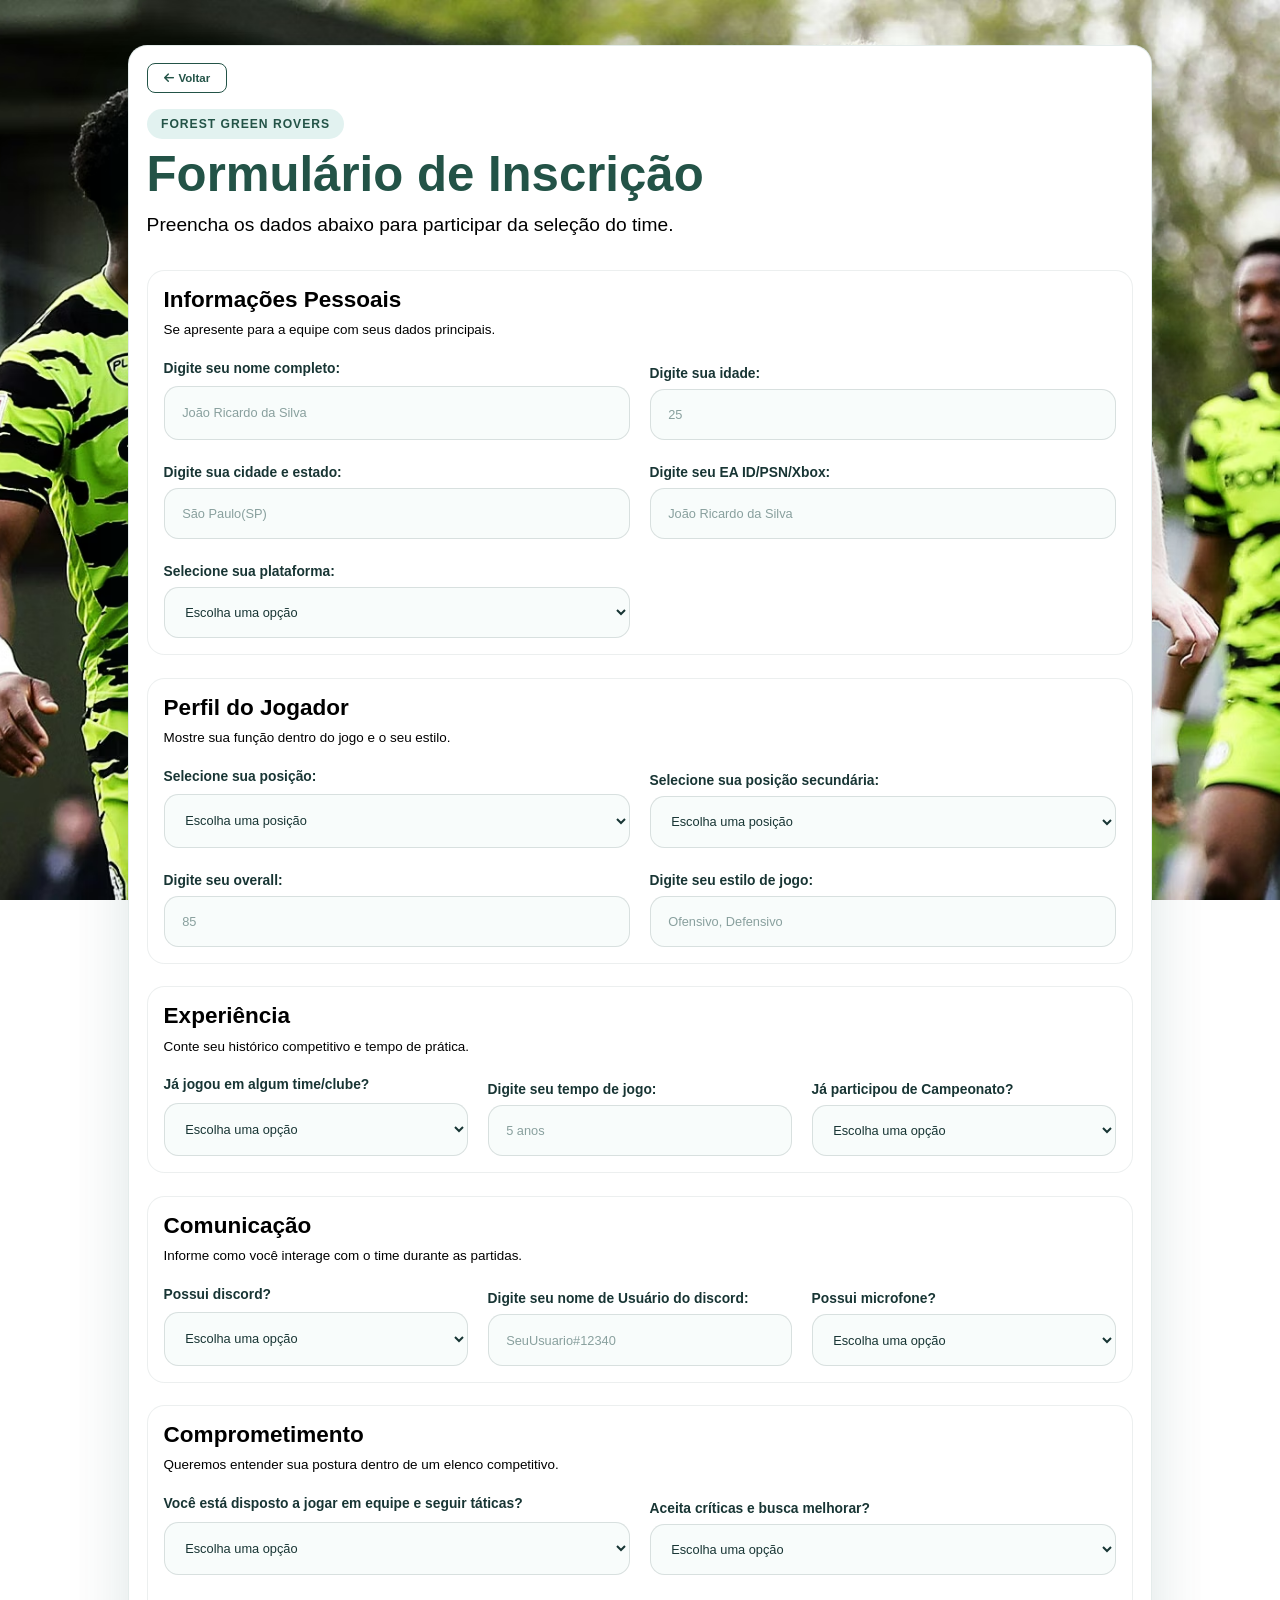
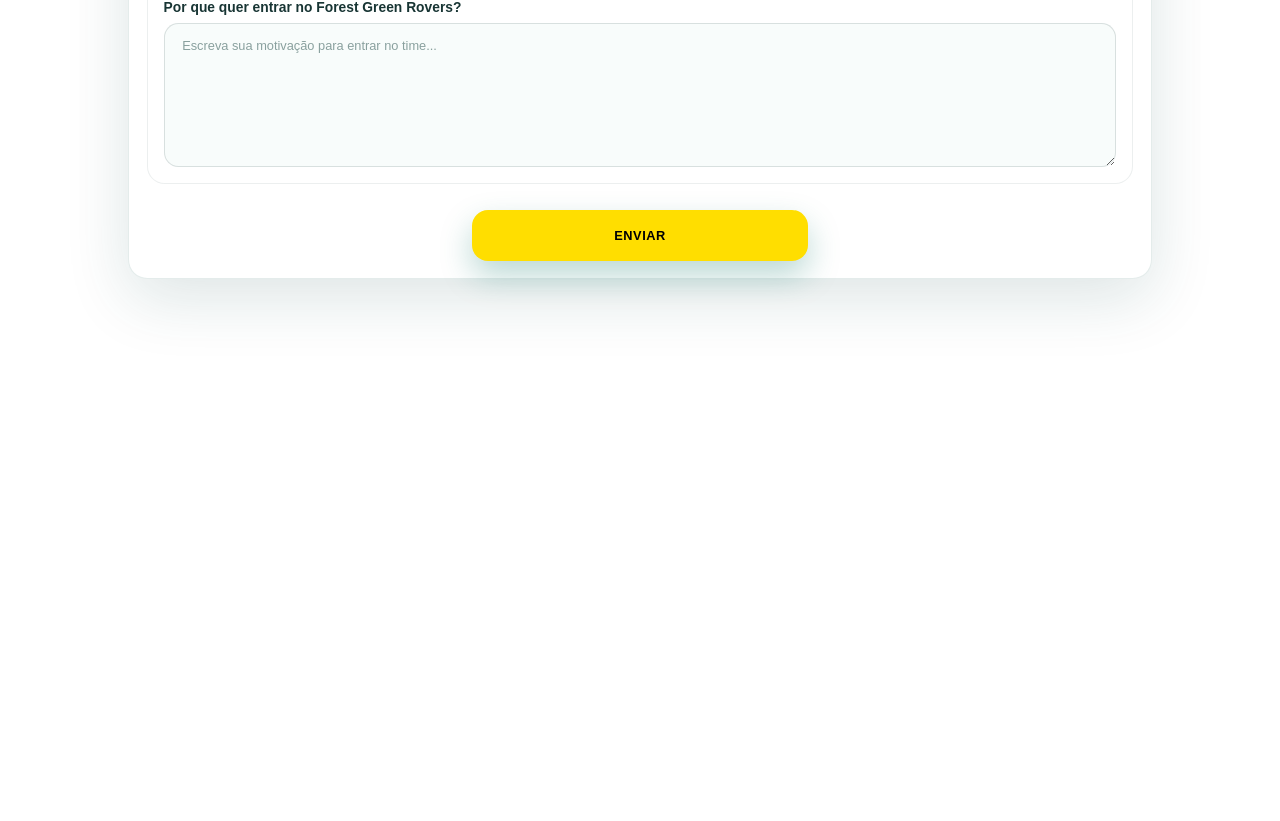
<file: site/htmls/formulario.html>
<!DOCTYPE html>
<html lang="pt-br">
<head>
    <meta charset="UTF-8">
    <meta name="viewport" content="width=device-width, initial-scale=1.0">
    <link rel="stylesheet" href="../styles/time-e-formulario.css">
    <link rel="stylesheet" href="https://cdnjs.cloudflare.com/ajax/libs/font-awesome/6.5.1/css/all.min.css">
    <link rel="shortcut icon" href="../img/earth-americas-solid-full.svg" type="image/x-icon">
    <title>Formulário de Jogador - Forest Green Rovers</title>
</head>
<body>
    <main class=" container-formulario">
        <section class="painel-formulario">
            <a href="site-time.html" class="btn-voltar"><i class="fa-solid fa-arrow-left"></i> Voltar</a>
            <div class="titulo-formulario">
                <span class="canto-unimarfc"><a href="site-time.html">Forest Green Rovers</a></span>
                <h1>Formulário de Inscrição</h1>
                <p>Preencha os dados abaixo para participar da seleção do time.</p>
            </div>

            <form class="formulario-grupo">
                <section class="bloco-formulario">
                        <div class="cabecalho-bloco">
                            <h2>Informações Pessoais</h2>
                            <p>Se apresente para a equipe com seus dados principais.</p>
                        </div>

                        <div class="grade-dupla">
                            <div class="formulario-individual">
                                <label for="nome">Digite seu nome completo:</label>
                                <input type="text" id="nome" name="nome" placeholder="João Ricardo da Silva" required>
                            </div>

                            <div class="formulario-individual">
                                <label for="idade">Digite sua idade:</label>
                                <input type="number" id="idade" name="idade" placeholder="25" required>
                            </div>

                            <div class="formulario-individual">
                                <label for="cidade_estado">Digite sua cidade e estado:</label>
                                <input type="text" id="cidade_estado" name="cidade_estado" placeholder="São Paulo(SP)" required>
                            </div>

                            <div class="formulario-individual">
                                <label for="ea_id">Digite seu EA ID/PSN/Xbox:</label>
                                <input type="text" id="ea_id" name="ea_id" placeholder="João Ricardo da Silva" required>
                            </div>

                            <div class="formulario-individual">
                                <label for="plataforma">Selecione sua plataforma:</label>
                                <select id="plataforma" name="plataforma" required>
                                    <option value="" selected disabled>Escolha uma opção</option>
                                    <option value="psn">PlayStation Network (PSN)</option>
                                    <option value="xbox">Xbox Live</option>
                                    <option value="pc">EA ID</option>
                                </select>
                            </div>
                        </div>
                </section>

                <section class="bloco-formulario">
                        <div class="cabecalho-bloco">
                            <h2>Perfil do Jogador</h2>
                            <p>Mostre sua função dentro do jogo e o seu estilo.</p>
                        </div>

                        <div class="grade-formulario grade-dupla">
                            <div class="formulario-individual">
                                <label for="posicao-principal">Selecione sua posição:</label>
                                <select id="posicao-principal" name="posicao-principal" required>
                                    <option value="" selected disabled>Escolha uma posição</option>
                                    <option value="atacante">ATA</option>
                                    <option value="ponta-direita">PD</option>
                                    <option value="ponta-esquerda">PE</option>
                                    <option value="meio-campo">MEI</option>
                                    <option value="meio-central">MC</option>
                                    <option value="meia-direita">MD</option>
                                    <option value="meia-esquerda">ME</option>
                                    <option value="volante">VOL</option>
                                    <option value="defensor">DEF</option>
                                    <option value="lateral-esquerdo">LE</option>
                                    <option value="lateral-direito">LD</option>
                                    <option value="goleiro">GOL</option>
                                </select>
                         </div>

                            <div class="formulario-individual">
                                <label for="posicao-secundaria">Selecione sua posição secundária:</label>
                                <select id="posicao-secundaria" name="posicao-secundaria" required>
                                    <option value="" selected disabled>Escolha uma posição</option>
                                    <option value="atacante">ATA</option>
                                    <option value="ponta-direita">PD</option>
                                    <option value="ponta-esquerda">PE</option>
                                    <option value="meio-campo">MEI</option>
                                    <option value="meio-central">MC</option>
                                    <option value="meia-direita">MD</option>
                                    <option value="meia-esquerda">ME</option>
                                    <option value="volante">VOL</option>
                                    <option value="defensor">DEF</option>
                                    <option value="lateral-esquerdo">LE</option>
                                    <option value="lateral-direito">LD</option>
                                    <option value="goleiro">GOL</option>
                                </select>
                            </div>

                            <div class="formulario-individual">
                                <label for="overall">Digite seu overall:</label>
                                <input type="number" id="overall" name="overall" placeholder="85" required>
                            </div>

                            <div class="formulario-individual">
                                <label for="estilodejogo">Digite seu estilo de jogo:</label>
                                <input type="text" id="estilodejogo" name="estilodejogo" placeholder="Ofensivo, Defensivo" required>
                            </div>
                        </div>
                 </section>

                <section class="bloco-formulario">
                    <div class="cabecalho-bloco">
                        <h2>Experiência</h2>
                        <p>Conte seu histórico competitivo e tempo de prática.</p>
                    </div>

                        <div class="grade-formulario grade-tripla">
                                    <div class="formulario-individual">
                                <label for="time-clube">Já jogou em algum time/clube?</label>
                                <select id="time-clube" name="time-clube" required>
                                    <option value="" selected disabled>Escolha uma opção</option>
                                    <option value="sim">Sim</option>
                                    <option value="nao">Não</option>
                                </select>
                            </div>

                            <div class="formulario-individual">
                                <label for="tempojogo">Digite seu tempo de jogo:</label>
                                <input type="number" id="tempojogo" name="tempojogo" placeholder="5 anos" required>
                            </div>

                            <div class="formulario-individual">
                                <label for="campeonato">Já participou de Campeonato?</label>
                                <select id="campeonato" name="campeonato" required>
                                    <option value="" selected disabled>Escolha uma opção</option>
                                    <option value="sim">Sim</option>
                                    <option value="nao">Não</option>
                                </select>
                            </div>
                        </div>
                </section>

                <section class="bloco-formulario">
                    <div class="cabecalho-bloco">
                        <h2>Comunicação</h2>
                        <p>Informe como você interage com o time durante as partidas.</p>
                    </div>

                    <div class="grade-tripla">
                        <div class="formulario-individual">
                            <label for="discord">Possui discord?</label>
                            <select id="discord" name="discord" required>
                                <option value="" selected disabled>Escolha uma opção</option>
                                <option value="sim">Sim</option>
                                <option value="nao">Não</option>
                            </select>
                        </div>

                        <div class="formulario-individual">
                            <label for="discord-usuario">Digite seu nome de Usuário do discord:</label>
                            <input type="text" id="discord-usuario" name="discord-usuario" placeholder="SeuUsuario#12340" required>
                        </div>

                        <div class="formulario-individual">
                            <label for="microfone">Possui microfone?</label>
                            <select id="microfone" name="microfone" required>
                                <option value="" selected disabled>Escolha uma opção</option>
                                <option value="sim">Sim</option>
                                <option value="nao">Não</option>
                            </select>
                        </div>
                    </div>
                </section>

                <section class="bloco-formulario">
                    <div class="cabecalho-bloco">
                        <h2>Comprometimento</h2>
                        <p>Queremos entender sua postura dentro de um elenco competitivo.</p>
                    </div>

                    <div class="grade-dupla">
                        <div class="formulario-individual">
                            <label for="taticas">Você está disposto a jogar em equipe e seguir táticas?</label>
                            <select id="taticas" name="taticas" required>
                                <option value="" selected disabled>Escolha uma opção</option>
                                <option value="sim">Sim</option>
                                <option value="nao">Não</option>
                            </select>
                        </div>

                        <div class="formulario-individual">
                            <label for="criticas">Aceita críticas e busca melhorar?</label>
                            <select id="criticas" name="criticas" required>
                                <option value="" selected disabled>Escolha uma opção</option>
                                <option value="sim">Sim</option>
                                <option value="nao">Não</option>
                            </select>
                        </div>

                        <div class="formulario-individual campo-amplo">
                            <label for="motivacao">Por que quer entrar no Forest Green Rovers?</label>
                            <textarea id="motivacao" name="motivacao" placeholder="Escreva sua motivação para entrar no time..." required></textarea>
                        </div>
                    </div>
                </section>

                <div class=" botao-formulario">
                    <button type="submit">Enviar</button>
                </div>
            </form>
        </section>
    </main>

    
</body>
</html>
</file>
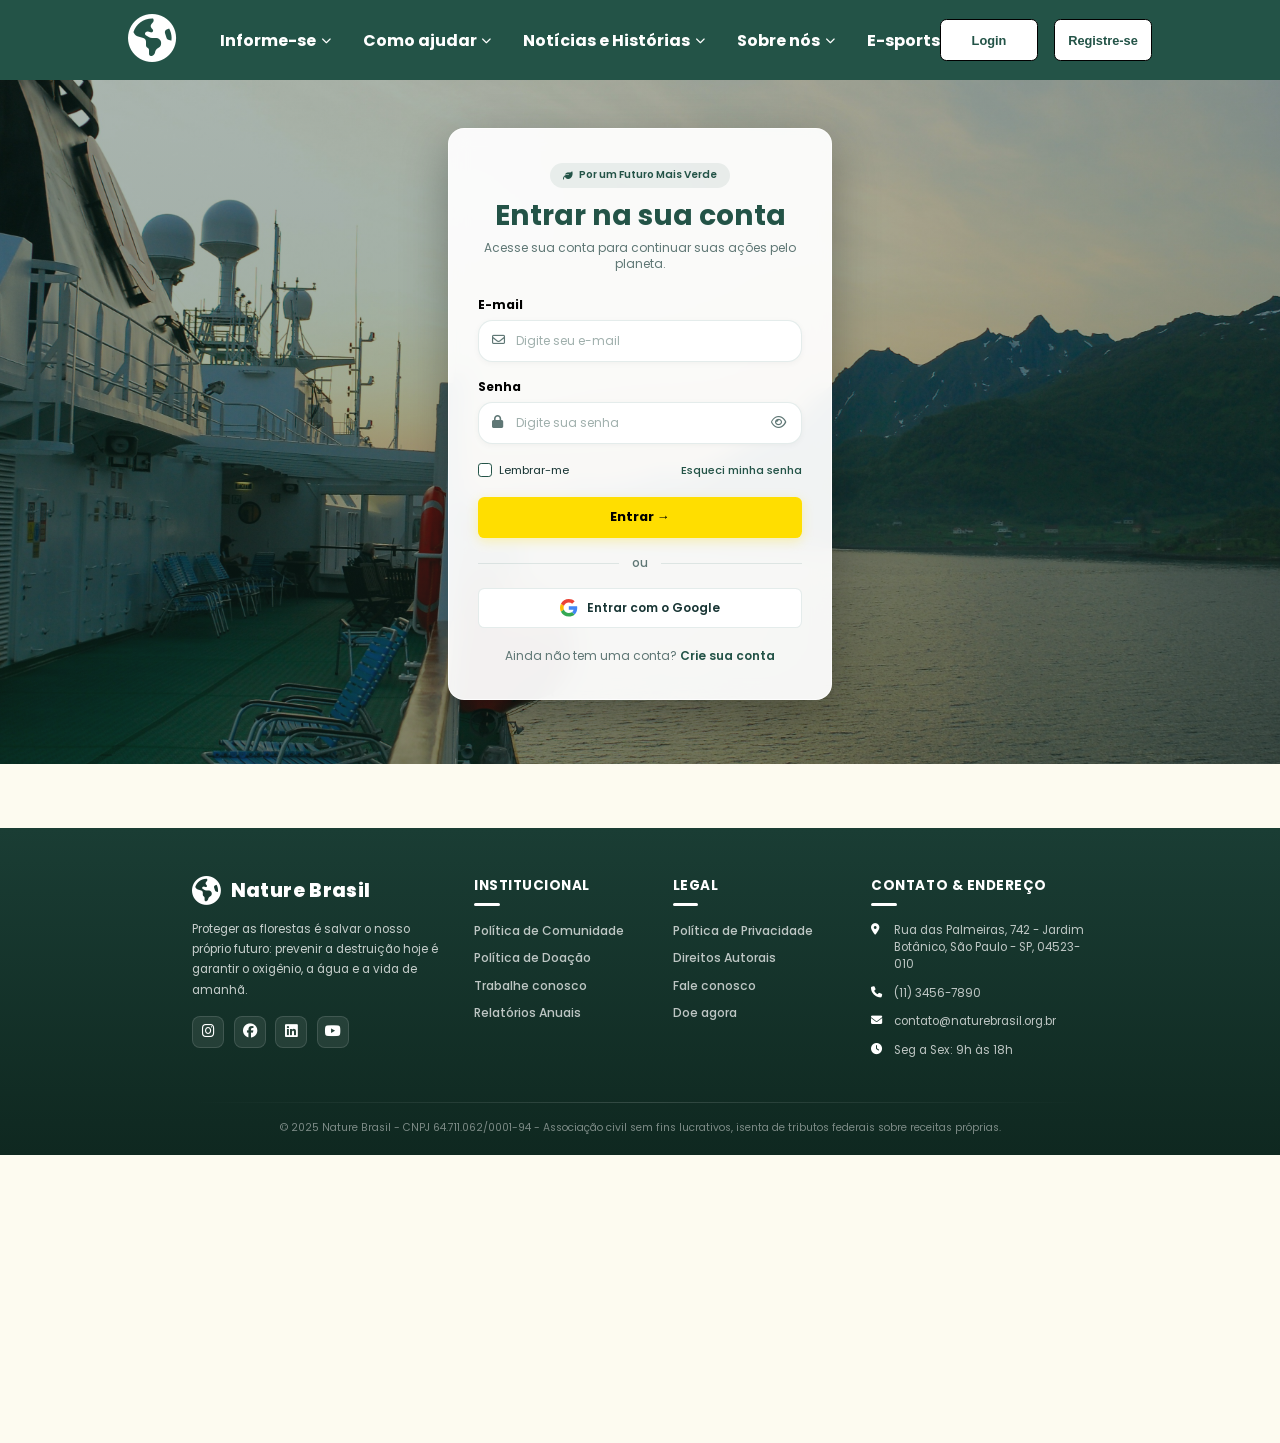
<file: site/htmls/login.html>
<!DOCTYPE html>
<html lang="pt-br">

<head>
    <meta charset="UTF-8">
    <meta name="viewport" content="width=device-width, initial-scale=1.0">
    <link rel="stylesheet" href="../styles/style-login.css">
    <link rel="shortcut icon" href="../img/earth-americas-solid-full.svg" type="image/x-icon">
    <link rel="stylesheet" href="https://cdnjs.cloudflare.com/ajax/libs/font-awesome/6.5.1/css/all.min.css">
    <title>Login - Nature</title>
</head>

<body>

    <header>
        <div class="icone">
            <a href="index.html"><i class="fa-solid fa-earth-americas"></i></a>
        </div>
        <div class="cabecalho">
            <div class="header1">
                <ul class="header-group">
                    <li class="dropdown">
                        <a href="Informe-se.html" class="link">Informe-se <i class="fa-solid fa-chevron-down fa-2xs"></i></a>
                        <ul class="dropdown-menu">
                            <li><a href="#">Mudanças Climáticas</a></li>
                            <li><a href="#">Desmatamento</a></li>
                            <li><a href="#">Poluição dos Oceanos</a></li>
                            <li><a href="#">Energia Renovável</a></li>
                            <li><a href="#">Biodiversidade</a></li>
                        </ul>
                    </li>
                    <li class="dropdown">
                        <a href="ComoAjudar.html" class="link">Como ajudar <i class="fa-solid fa-chevron-down fa-2xs"></i></a>
                        <ul class="dropdown-menu">
                            <li><a href="#">Faça uma Doação</a></li>
                            <li><a href="#">Seja Voluntário</a></li>
                            <li><a href="#">Assine Petições</a></li>
                            <li><a href="#">Reduza seu Impacto</a></li>
                        </ul>
                    </li>
                    <li class="dropdown">
                        <a href="Noticias.html" class="link">Notícias e Histórias <i class="fa-solid fa-chevron-down fa-2xs"></i></a>
                        <ul class="dropdown-menu">
                            <li><a href="#">Últimas Notícias</a></li>
                            <li><a href="#">Histórias de Impacto</a></li>
                            <li><a href="#">Investigações</a></li>
                            <li><a href="#">Opinião</a></li>
                        </ul>
                    </li>
                    <li class="dropdown">
                        <a href="SobreNos.html" class="link">Sobre nós <i class="fa-solid fa-chevron-down fa-2xs"></i></a>
                        <ul class="dropdown-menu">
                            <li><a href="#">Nossa Missão</a></li>
                            <li><a href="#">Nossa Equipe</a></li>
                            <li><a href="#">Transparência</a></li>
                            <li><a href="#">Contato</a></li>
                        </ul>
                    </li>
                    <li><a href="site-time.html" class="link">E-sports</a></li>
                </ul>
            </div>

            <div class="header2">
                <div class="button-group">
                    <div class="botao1">
                        <button type="button" class="btn btn-header"><a href="login.html">Login</a></button>
                    </div>
                    <div class="botao2">
                        <button type="button" class="btn btn-header"><a href="Registrese.html">Registre-se</a></button>
                    </div>
                </div>
            </div>
        </div>
    </header>
    <main class="pagina-login">
        <div class="login-wrapper">
            <form action="#" class="form-login" id="form-login">
                <div class="cabecalho-form">
                    <div class="progresso">
                        <i class="fa-solid fa-leaf"></i>
                        <span>Por um Futuro Mais Verde</span>
                    </div>
                    <div class="titulo1">
                        <h1>Entrar na sua conta</h1>
                        <span>Acesse sua conta para continuar suas ações pelo planeta.</span>
                    </div>
                </div>

                <div class="campo">
                    <label for="email">E-mail</label>
                    <div class="input-wrapper">
                        <i class="fa-regular fa-envelope input-icon-left"></i>
                        <input type="email" id="email" name="email" placeholder="Digite seu e-mail" required>
                    </div>
                </div>

                <div class="campo">
                    <label for="senha">Senha</label>
                    <div class="input-wrapper">
                        <i class="fa-solid fa-lock input-icon-left"></i>
                        <input type="password" id="senha" name="senha" placeholder="Digite sua senha" required>
                        <button type="button" class="toggle-senha" id="toggle-senha" aria-label="Mostrar senha">
                            <i class="fa-regular fa-eye" id="icone-olho"></i>
                        </button>
                    </div>
                </div>

                <div class="secao">
                    <div class="lembrar-senha">
                        <input type="checkbox" id="lembrar" name="lembrar">
                        <label for="lembrar">Lembrar-me</label>
                    </div>
                    <div class="esqueci-senha">
                        <a href="#">Esqueci minha senha</a>
                    </div>
                </div>

                <div class="botao">
                    <button type="submit" class="botao-entrar buttonTodos">Entrar &rarr;</button>
                </div>

                <div class="divisor-ou">
                    <span class="linha-divisor"></span>
                    <span class="texto-ou">ou</span>
                    <span class="linha-divisor"></span>
                </div>

                <div class="botao-google">
                    <button type="button" class="btn-google" id="btn-google">
                        <svg class="google-icon" viewBox="0 0 48 48" width="22" height="22">
                            <path fill="#EA4335"
                                d="M24 9.5c3.54 0 6.71 1.22 9.21 3.6l6.85-6.85C35.9 2.38 30.47 0 24 0 14.62 0 6.51 5.38 2.56 13.22l7.98 6.19C12.43 13.72 17.74 9.5 24 9.5z" />
                            <path fill="#4285F4"
                                d="M46.98 24.55c0-1.57-.15-3.09-.38-4.55H24v9.02h12.94c-.58 2.96-2.26 5.48-4.78 7.18l7.73 6c4.51-4.18 7.09-10.36 7.09-17.65z" />
                            <path fill="#FBBC05"
                                d="M10.53 28.59c-.48-1.45-.76-2.99-.76-4.59s.27-3.14.76-4.59l-7.98-6.19C.92 16.46 0 20.12 0 24c0 3.88.92 7.54 2.56 10.78l7.97-6.19z" />
                            <path fill="#34A853"
                                d="M24 48c6.48 0 11.93-2.13 15.89-5.81l-7.73-6c-2.15 1.45-4.92 2.3-8.16 2.3-6.26 0-11.57-4.22-13.47-9.91l-7.98 6.19C6.51 42.62 14.62 48 24 48z" />
                        </svg>
                        Entrar com o Google
                    </button>
                </div>

                <div class="termo">
                    <p>Ainda não tem uma conta? <a href="Registrese.html">Crie sua conta</a></p>
                </div>
            </form>
        </div>
    </main>

    <footer class="footer-premium">
        <div class="footer-conteudo">
            <div class="footer-grid">
                <div class="footer-coluna footer-marca">
                    <div class="footer-logo">
                        <i class="fa-solid fa-earth-americas"></i>
                        <h3>Nature Brasil</h3>
                    </div>
                    <p class="footer-descricao">Proteger as florestas é salvar o nosso próprio futuro: prevenir a destruição hoje é garantir o oxigênio, a água e a vida de amanhã.</p>
                    <div class="footer-social">
                        <a href="#" aria-label="Instagram"><i class="fa-brands fa-instagram"></i></a>
                        <a href="#" aria-label="Facebook"><i class="fa-brands fa-facebook"></i></a>
                        <a href="#" aria-label="LinkedIn"><i class="fa-brands fa-linkedin"></i></a>
                        <a href="#" aria-label="YouTube"><i class="fa-brands fa-youtube"></i></a>
                    </div>
                </div>

                <div class="footer-coluna">
                    <h4 class="footer-titulo">Institucional</h4>
                    <ul class="footer-links">
                        <li><a href="#">Política de Comunidade</a></li>
                        <li><a href="#">Política de Doação</a></li>
                        <li><a href="#">Trabalhe conosco</a></li>
                        <li><a href="#">Relatórios Anuais</a></li>
                    </ul>
                </div>

                <div class="footer-coluna">
                    <h4 class="footer-titulo">Legal</h4>
                    <ul class="footer-links">
                        <li><a href="#">Política de Privacidade</a></li>
                        <li><a href="#">Direitos Autorais</a></li>
                        <li><a href="#">Fale conosco</a></li>
                        <li><a href="#">Doe agora</a></li>
                    </ul>
                </div>

                <div class="footer-coluna">
                    <h4 class="footer-titulo">Contato & Endereço</h4>
                    <ul class="footer-contato">
                        <li>
                            <i class="fa-solid fa-location-dot"></i>
                            <span>Rua das Palmeiras, 742 - Jardim Botânico, São Paulo - SP, 04523-010</span>
                        </li>
                        <li>
                            <i class="fa-solid fa-phone"></i>
                            <span>(11) 3456-7890</span>
                        </li>
                        <li>
                            <i class="fa-solid fa-envelope"></i>
                            <span>contato@naturebrasil.org.br</span>
                        </li>
                        <li>
                            <i class="fa-solid fa-clock"></i>
                            <span>Seg a Sex: 9h às 18h</span>
                        </li>
                    </ul>
                </div>
            </div>

            <div class="footer-separador"></div>

            <div class="footer-rodape">
                <p>© 2025 Nature Brasil - CNPJ 64.711.062/0001-94 - Associação civil sem fins lucrativos, isenta de tributos federais sobre receitas próprias.</p>
            </div>
        </div>
    </footer>

    <script>
        const toggleSenha = document.getElementById('toggle-senha');
        const inputSenha = document.getElementById('senha');
        const iconeOlho = document.getElementById('icone-olho');

        toggleSenha.addEventListener('click', function () {
            if (inputSenha.type === 'password') {
                inputSenha.type = 'text';
                iconeOlho.classList.remove('fa-eye');
                iconeOlho.classList.add('fa-eye-slash');
                toggleSenha.setAttribute('aria-label', 'Esconder senha');
            } else {
                inputSenha.type = 'password';
                iconeOlho.classList.remove('fa-eye-slash');
                iconeOlho.classList.add('fa-eye');
                toggleSenha.setAttribute('aria-label', 'Mostrar senha');
            }
        });
    </script>
</body>

</html>
</file>
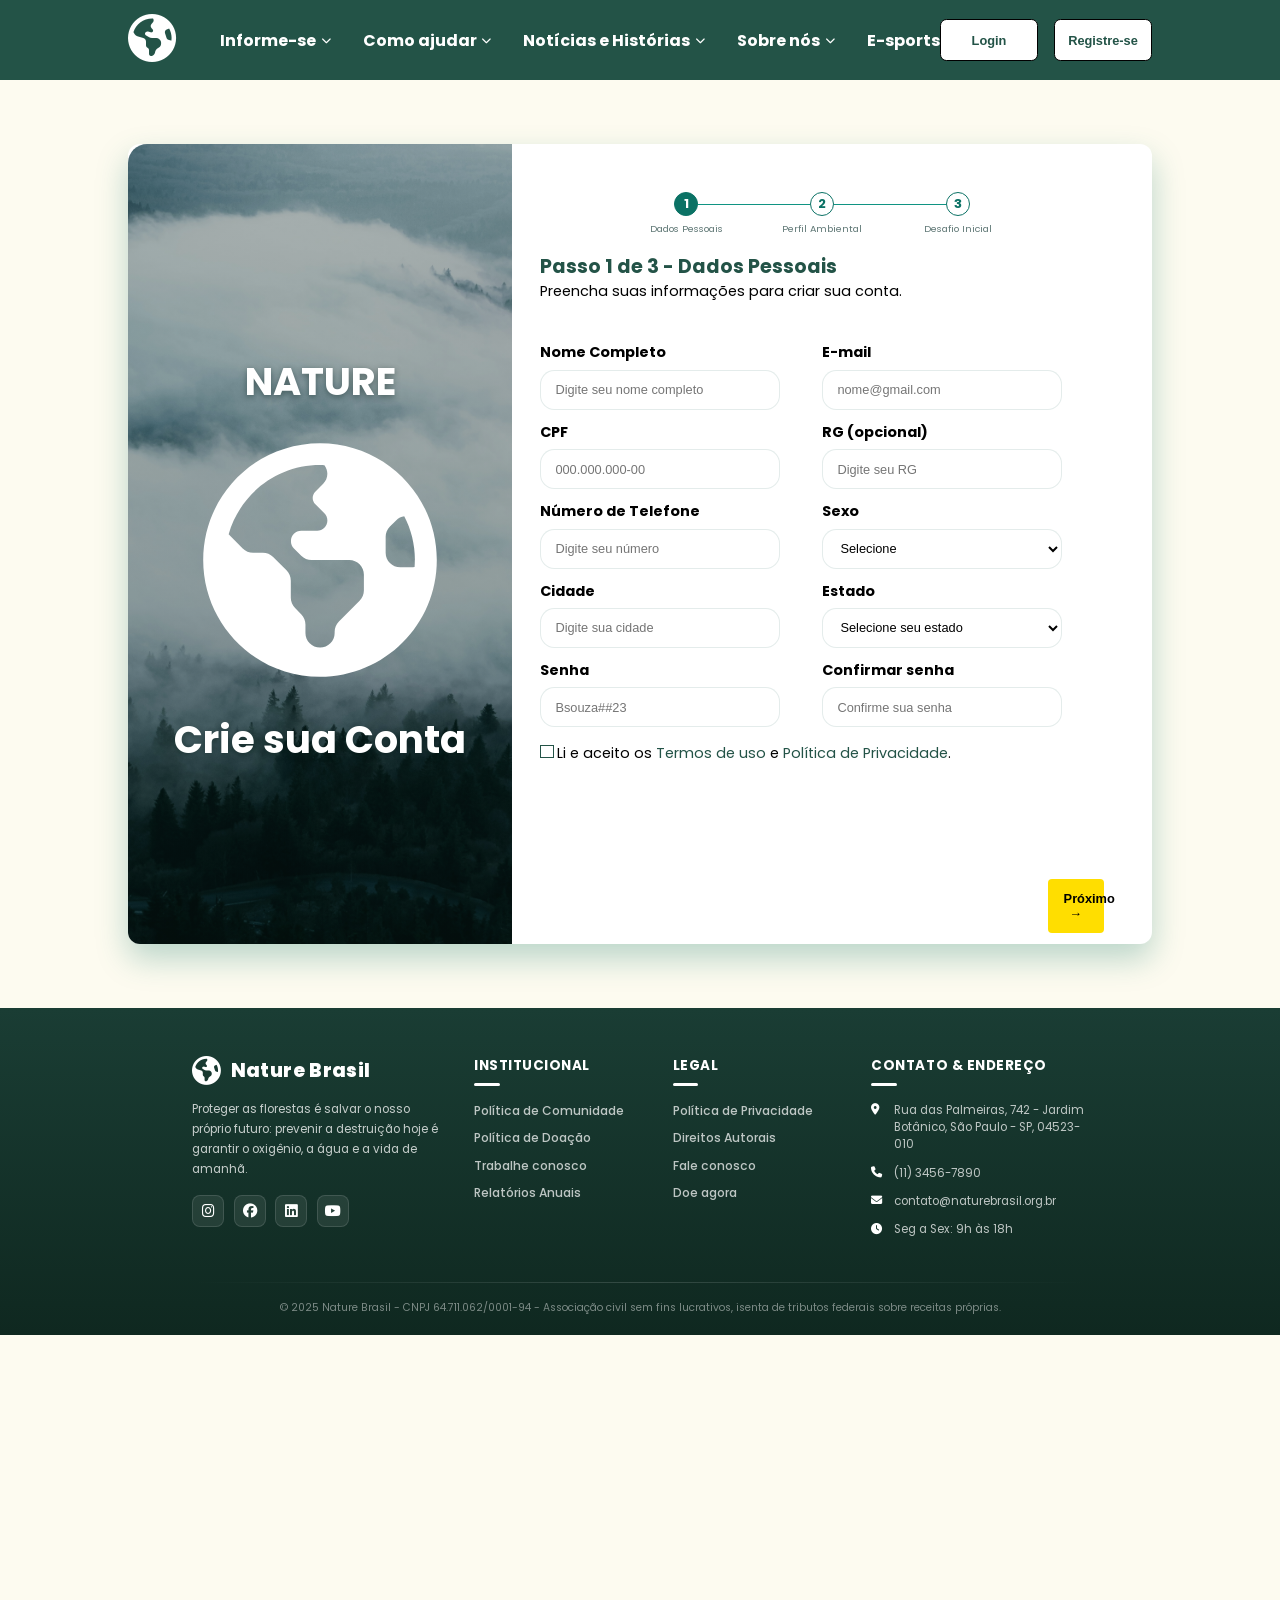
<file: site/htmls/Registrese.html>
<!DOCTYPE html>
<html lang="pt-br">
<head>
    <meta charset="UTF-8">
    <meta name="viewport" content="width=device-width, initial-scale=1.0">
    <link rel="stylesheet" href="../styles/registrese.css">
    <link rel="stylesheet" href="https://cdnjs.cloudflare.com/ajax/libs/font-awesome/6.5.1/css/all.min.css">
    <link rel="shortcut icon" href="../img/earth-americas-solid-full.svg" type="image/x-icon">

    <title>Registre-se - Nature</title>
</head>
<body>

 <header>
        <div class="icone">
           <a href="index.html"><i class="fa-solid fa-earth-americas"></i></a> 
        </div>
        <div class="cabecalho">
            <div class="header1">
                <ul class="header-group">
                    <li class="dropdown">
                        <a href="Informe-se.html" class="link">Informe-se <i class="fa-solid fa-chevron-down fa-2xs"></i></a>
                        <ul class="dropdown-menu">
                            <li><a href="#">Mudanças Climáticas</a></li>
                            <li><a href="#">Desmatamento</a></li>
                            <li><a href="#">Poluição dos Oceanos</a></li>
                            <li><a href="#">Energia Renovável</a></li>
                            <li><a href="#">Biodiversidade</a></li>
                        </ul>
                    </li>
                    <li class="dropdown">
                        <a href="ComoAjudar.html" class="link">Como ajudar <i class="fa-solid fa-chevron-down fa-2xs"></i></a>
                        <ul class="dropdown-menu">
                            <li><a href="#">Faça uma Doação</a></li>
                            <li><a href="#">Seja Voluntário</a></li>
                            <li><a href="#">Assine Petições</a></li>
                            <li><a href="#">Reduza seu Impacto</a></li>
                        </ul>
                    </li>
                    <li class="dropdown">
                        <a href="Noticias.html" class="link">Notícias e Histórias <i class="fa-solid fa-chevron-down fa-2xs"></i></a>
                        <ul class="dropdown-menu">
                            <li><a href="#">Últimas Notícias</a></li>
                            <li><a href="#">Histórias de Impacto</a></li>
                            <li><a href="#">Investigações</a></li>
                            <li><a href="#">Opinião</a></li>
                        </ul>
                    </li>
                    <li class="dropdown">
                        <a href="SobreNos.html" class="link">Sobre nós <i class="fa-solid fa-chevron-down fa-2xs"></i></a>
                        <ul class="dropdown-menu">
                            <li><a href="#">Nossa Missão</a></li>
                            <li><a href="#">Nossa Equipe</a></li>
                            <li><a href="#">Transparência</a></li>
                            <li><a href="#">Contato</a></li>
                        </ul>
                    </li>
                    <li><a href="site-time.html" class="link">E-sports</a></li>
                </ul>
            </div>

            <div class="header2">
                <div class="button-group">
                    <div class="botao1">
                        <button type="button" class="btn btn-header"><a href="login.html " target="_blank">Login</a></button>
                    </div>
                    <div class="botao2">
                        <button type="button" class="btn btn-header"><a href="Registrese.html" target="_blank">Registre-se</a></button>
                    </div>
                </div>
            </div>
        </div>
    </header>

<main class="pagina-registrese">
    <div class="container-registrese">
            <aside class="imagem-lateral"> 
                    <div class="logo-cadastro">
                        <h1>NATURE </h1>
                    </div> 
                    <div class="img-cadastro">
                        <img src="../img/earth-americas-solid-full.svg" alt="Planeta Terra" class="imagem-mundo" > 
                        <h1>Crie sua Conta</h1> 
                    </div>
            </aside>
        <form action="#" class="form-cadastro" id="form-registro">
            <section class=" bloco1" id="passo-1">
                <div class="progresso">
                    <div class="passo ativo" id="passo1-indicador">
                        <div class="circulo">1</div>
                        <span>Dados Pessoais</span>
                    </div>

                    <div class="passo" id="passo2-indicador">
                        <div class="circulo">2</div>
                        <span>Perfil Ambiental</span>
                    </div>

                    <div class="passo" id="passo3-indicador">
                        <div class="circulo">3</div>
                        <span>Desafio Inicial</span>
                    </div>
                </div>
                <div class="titulo1">
                    <h1>Passo 1 de 3 - Dados Pessoais</h1>
                    <span>Preencha suas informações para criar sua conta.</span>
                </div>

                <div class="estrutura-bloco1">
                    <div class="campo">
                        <label for="nome"> Nome Completo</label>
                        <input type="text" id="nome"  placeholder="Digite seu nome completo" required>
                    </div>

                    <div class="campo">
                        <label for="email"> E-mail</label>
                        <input type="email" id="email" placeholder="nome@gmail.com" required>
                    </div>

                    <div class="campo">
                        <label for="cpf">CPF</label>
                        <input type="text" id="cpf" maxlength="14" placeholder="000.000.000-00" required>
                    </div>

                    <div class="campo">
                        <label for="rg">RG (opcional)</label>
                        <input type="text" id="rg" placeholder="Digite seu RG">
                    </div>

                    <div class="campo">
                        <label for="telefone">Número de Telefone</label>
                        <input type="tel" id="telefone" placeholder="Digite seu número" required>
                    </div>

                     <div class="campo">
                        <label for="sexo">Sexo</label>
                        <select id="sexo" required>
                            <option value="">Selecione</option>
                            <option value="masculino">Masculino</option>
                            <option value="feminino">Feminino</option>
                            <option value="outro">Outro</option>
                            <option value="nao-informar">Prefiro não informar</option>
                        </select>
                    </div>

                    <div class="campo">
                        <label for="cidade">Cidade</label>
                        <input type="text" id="cidade" placeholder="Digite sua cidade" required>
                    </div>

                    <div class="campo">
                        <label for="estado">Estado</label>
                        <select id="estado" required>
                            <option value="">Selecione seu estado</option>
                            <option value="AC">Acre</option>
                            <option value="AL">Alagoas</option>
                            <option value="AP">Amapá</option>
                            <option value="AM">Amazonas</option>
                            <option value="BA">Bahia</option>
                            <option value="CE">Ceará</option>
                            <option value="DF">Distrito Federal</option>
                            <option value="ES">Espírito Santo</option>
                            <option value="GO">Goiás</option>
                            <option value="MA">Maranhão</option>
                            <option value="MT">Mato Grosso</option>
                            <option value="MS">Mato Grosso do Sul</option>
                            <option value="MG">Minas Gerais</option>
                            <option value="PA">Pará</option>
                            <option value="PB">Paraíba</option>
                            <option value="PR">Paraná</option>
                            <option value="PE">Pernambuco</option>
                            <option value="PI">Piauí</option>
                            <option value="RJ">Rio de Janeiro</option>
                            <option value="RN">Rio Grande do Norte</option>
                            <option value="RS">Rio Grande do Sul</option>
                            <option value="RO">Rondônia</option>
                            <option value="RR">Roraima</option>
                            <option value="SC">Santa Catarina</option>
                            <option value="SP">São Paulo</option>
                            <option value="SE">Sergipe</option>
                            <option value="TO">Tocantins</option>
                        </select>
                    </div>

                    <div class="campo">
                        <label for="senha">Senha</label>
                        <input type="password" id="senha" name="senha" minlength="6" placeholder="Bsouza##23" required>
                         <ul class="requisitos-senha" id="requisitos-senha">
                            <li id="regra-tamanho">Pelo menos 8 caracteres</li>
                            <li id="regra-maiuscula">Uma letra maiúscula</li>
                            <li id="regra-minuscula">Uma letra minúscula</li>
                            <li id="regra-numero">Um número</li>
                            <li id="regra-especial">Um caractere especial</li>
                        </ul>
                    </div>

                    <div class="campo">
                        <label for="confirmar-senha">Confirmar senha</label>
                        <input type="password"id="confirmar-senha" minlength="6" placeholder="Confirme sua senha" required>
                    </div>
                </div>
                    <div class="termos">
                        <input type="checkbox" id="aceitar-termos" required>
                        <label for="aceitar-termos"> Li e aceito os <a href="#">Termos de uso</a> e <a href="#">Política de Privacidade</a>.</label>
                    </div>

                    <p id="mensagem-passo-1" class="mensagem-erro"></p>
                    
                    <div class="botaopasso1">
                        <button type="button" id="botao-proximo-1" class="buttonTodos"> Próximo →</button>
                    </div>
            </section>

            <section class="bloco2" id="passo-2">
                    <div class="progresso">
                        <div class="passo ativo" id="passo1-indicador">
                            <div class="circulo">1</div>
                            <span>Dados Pessoais</span>
                        </div>

                        <div class="passo" id="passo2-indicador">
                            <div class="circulo">2</div>
                            <span>Perfil Ambiental</span>
                        </div>

                        <div class="passo" id="passo3-indicador">
                            <div class="circulo">3</div>
                            <span>Desafio Inicial</span>
                        </div>

                    </div>
                    <div class="titulo2">
                        <h1>Passo 2 de 3 - Perfil Ambiental</h1>
                        <span>Conte um pouco sobre seus hábitos e interesses.</span>
                    </div>
                <div class="lista-de-perguntas2">
                    <div class="interesse">
                        <label for="interesse">Qual tema ambiental mais interessa você?</label>
                        <select id="interesse" name="interesse" required>
                            <option value="">Selecione uma opção</option>
                            <option value="animais">Proteção dos animais</option>
                            <option value="florestas">Preservação das florestas</option>
                            <option value="oceanos">Proteção dos oceanos</option>
                            <option value="reciclagem">Reciclagem</option>
                            <option value="clima">Mudanças climáticas</option>
                            <option value="energia">Energia sustentável</option>
                        </select>
                    </div>

                    <div class="reciclagem">
                        <label for="reciclagem"> Com que frequência você separa o lixo reciclável? </label>
                        <select id="reciclagem" name="reciclagem" required>
                            <option value="">Selecione uma opção</option>
                            <option value="quase-sempre">Quase-sempre</option>
                            <option value="as-vezes">Às vezes</option>
                            <option value="quase-nunca">Quase-nunca</option>
                            <option value="nunca">Nunca</option>
                        </select>
                    </div>

                    <div class="transporte">
                        <label for="transporte"> Qual meio de transporte você mais utiliza? </label>
                        <select id="transporte" name="transporte" required>
                            <option value="">Selecione uma opção</option>
                            <option value="carro">Carro</option>
                            <option value="moto">Moto</option>
                            <option value="onibus">Ônibus</option>
                            <option value="bicicleta">Bicicleta</option>
                            <option value="caminhada">Caminhada</option>
                            <option value="outro">Outro</option>
                        </select>
                    </div>

                    <div class=" objetivos">
                        <label for="objetivo">Qual objetivo ambiental você deseja cumprir?</label>
                        <select id="objetivo" name="objetivo" required>
                            <option value="">Selecione uma opção</option>
                            <option value="reciclar">Começar a reciclar</option>
                            <option value="economizar-agua">Economizar mais água</option>
                            <option value="reduzir-plastico">Reduzir o uso de plástico</option>
                            <option value="plantar-arvore">Plantar uma árvore</option>
                            <option value="usar-bicicleta">Utilizar mais bicicleta</option>
                            <option value="aprender">Aprender mais sobre meio ambiente</option>
                        </select>
                    </div>
                </div>
                    <section class=" blocos">
                        <div class="produtos">
                            <p>Você costuma utilizar produtos reutilizáveis?</p>
                            <div class="produtos-coluna">
                                <div class="produtos-divisorias">
                                    <label for="sempre">
                                        <input type="radio" name="reutilizaveis" value="sempre"> Sempre
                                    </label>
                                </div>
                                <div class="produtos-divisorias">
                                    <label for="quase-sempre">
                                        <input type="radio" name="reutilizaveis" value="quase-sempre">Quase-sempre
                                    </label>
                                </div>
                                <div class="produtos-divisorias">
                                <label for="as-vezes">
                                    <input type="radio" name="reutilizaveis" value="as-vezes">Às vezes
                                    </label>
                                </div>
                                <div class="produtos-divisorias">
                                <label for="quase-nunca">
                                    <input type="radio" name="reutilizaveis" value="quase-nunca">Quase-nunca
                                    </label>
                                </div>
                                <div class="produtos-divisorias">
                                    <label>
                                        <input type="radio" name="reutilizaveis" value="nao">nunca
                                    </label> 
                                </div>
                            </div>
                        </div>
                        <div class="praticas">
                            <p>Quais atividades sustentáveis você já pratica?</p>
                            <div class="praticas-coluna">
                                <div class="praticas-divisorias">
                                    <label for="reciclagem">
                                        <input type="checkbox" name="atividades" value="reciclagem">Separar materiais recicláveis
                                    </label>
                                </div>
                                <div class="praticas-divisorias">
                                    <label for="economia-agua">
                                        <input type="checkbox" name="atividades" value="economia-agua">Economizar água
                                    </label>
                                </div>
                                <div class="praticas-divisorias">
                                    <label for="economia-energia">
                                        <input type="checkbox" name="atividades" value="economia-energia">Economizar energia
                                    </label>
                                </div>
                                <div class="praticas-divisorias">
                                    <label for="menos-plastico">
                                        <input type="checkbox" name="atividades" value="menos-plastico">Evitar plástico descartável
                                    </label>
                                </div>
                            </div>
                        </div>
                    </section>
                        <div class="botaopasso2">
                            <button type="button" id="botao-voltar-2" class="buttonTodos"> ← Voltar</button>
                            <button type="button" id="botao-proximo-2" class="buttonTodos"> Próximo →</button>
                        </div>
            </section>

            <section class="bloco3" id="passo-3">
                    <div class="progresso">
                        <div class="passo ativo" id="passo1-indicador">
                            <div class="circulo">1</div>
                            <span>Dados Pessoais</span>
                        </div>

                        <div class="passo" id="passo2-indicador">
                            <div class="circulo">2</div>
                            <span>Perfil Ambiental</span>
                        </div>

                        <div class="passo" id="passo3-indicador">
                            <div class="circulo">3</div>
                            <span>Desafio Inicial</span>
                        </div>
                    </div>
                <div class="titulo3">
                    <h1>Passo 3 de 3 - Escolha seu primeiro Desafio</h1>
                    <span>Escolha uma meta para começar sua jornada e conte sua motivação!</span>
                </div>
                
                <div class="lista-desafios"> 
                    <p>Escolha seu primeiro desafio ambiental</p>
                    <div class="Colunas">
                        <div class="coluna-desafio desafio-agua">
                            <label class="desafio"> 
                                <input type="radio" name="primeiro-desafio" value="economizar-agua" required > 
                                <span class="icone-desafio"><i class="fa-solid fa-droplet" aria-hidden="true"></i></span> 
                                <span> Economizar água durante 7 dias </span> 
                            </label> 
                        </div>
                        <div class="coluna-desafio desafio-plastico">
                            <label class="desafio"> <input type="radio" name="primeiro-desafio" value="reduzir-plastico" > 
                                <span class="icone-desafio"><i class="fa-solid fa-recycle" aria-hidden="true"></i></span> 
                                    <span> Evitar plástico descartável durante 7 dias </span> 
                            </label> 
                        </div>
                        <div class="coluna-desafio desafio-reciclaveis">
                            <label class="desafio"> <input type="radio" name="primeiro-desafio" value="separar-reciclaveis" > 
                                <span class="icone-desafio"><i class="fa-solid fa-trash-can" aria-hidden="true"></i></span> 
                                <span> Separar materiais recicláveis durante 7 dias </span> 
                            </label> 
                        </div>
                        <div class="coluna-desafio desafio-energia">
                            <label class="desafio"> 
                                <input type="radio" name="primeiro-desafio" value="economizar-energia" > <span class="icone-desafio"><i class="fa-solid fa-bolt" aria-hidden="true"></i></span> 
                                <span> Economizar energia durante 7 dias </span> 
                            </label> 
                        </div>
                        <div class="coluna-desafio desafio-banho">
                            <label class="desafio">
                                <input type="radio" name="primeiro-desafio" value="banho-curto">
                                <span class="icone-desafio"><i class="fa-solid fa-shower" aria-hidden="true"></i></span>
                                 <span>Tomar banhos mais curtos durante 7 dias</span>
                            </label>
                        </div>
                        <div class="coluna-desafio desafio-arvore">
                            <label class="desafio">
                                <input type="radio" name="primeiro-desafio" value="plantar-arvore">
                                <span class="icone-desafio"><i class="fa-solid fa-seedling" aria-hidden="true"></i></span>
                                <span>Plantar uma árvore durante 7 dias</span>
                            </label>
                        </div>
                        <div class="coluna-desafio desafio-sacolas">
                            <label class="desafio">
                                <input type="radio" name="primeiro-desafio" value="sacolas-reutilizaveis">
                                <span class="icone-desafio"><i class="fa-solid fa-bag-shopping" aria-hidden="true"></i></span>
                                <span>Utilizar sacolas reutilizáveis durante 7 dias</span>
                            </label>
                        </div>
                        <div class="coluna-desafio desafio-bicicleta">
                            <label class="desafio">
                                <input type="radio" name="primeiro-desafio" value="bicicleta">
                                <span class="icone-desafio"><i class="fa-solid fa-bicycle" aria-hidden="true"></i></span>
                                <span>Utilizar bicicleta ou caminhar durante 7 dias</span>
                            </label>
                        </div>
                        <div class="coluna-desafio desafio-organicos">
                            <label class="desafio">
                                <input type="radio" name="primeiro-desafio" value="alimentos-organicos">
                                <span class="icone-desafio"><i class="fa-solid fa-leaf" aria-hidden="true"></i></span>
                                <span>Consumir alimentos orgânicos durante 7 dias</span>
                            </label>
                        </div>
                        <div class="coluna-desafio desafio-luz">
                            <label class="desafio">
                                <input type="radio" name="primeiro-desafio" value="luz-natural">
                                <span class="icone-desafio"><i class="fa-solid fa-sun" aria-hidden="true"></i></span>
                                <span>Aproveitar mais a luz natural durante 7 dias</span>
                            </label>
                        </div>
                    </div>  
                    <div class="bloco-texto"> 
                        <label for="motivacao"> Por que você deseja ajudar o Meio Ambiente? </label> 
                        <textarea id="motivacao" name="motivacao" rows="8" maxlength="300" placeholder="Conte um pouco sobre sua motivação..." ></textarea>  
                    </div>
                    <div class="botaopasso3">
                        <button type="button" id="botao-voltar-3" class="buttonTodos"> ← Voltar</button>
                        <button type="submit" class="buttonTodos"> Criar conta </button>
                    </div>
                </div>
            </section>
        </form>
    </div>
</main>

<footer class="footer-premium">
        <div class="footer-conteudo">
            <div class="footer-grid">
                <div class="footer-coluna footer-marca">
                    <div class="footer-logo">
                        <i class="fa-solid fa-earth-americas"></i>
                        <h3>Nature Brasil</h3>
                    </div>
                    <p class="footer-descricao">Proteger as florestas é salvar o nosso próprio futuro: prevenir a destruição hoje é garantir o oxigênio, a água e a vida de amanhã.</p>
                    <div class="footer-social">
                        <a href="#" aria-label="Instagram"><i class="fa-brands fa-instagram"></i></a>
                        <a href="#" aria-label="Facebook"><i class="fa-brands fa-facebook"></i></a>
                        <a href="#" aria-label="LinkedIn"><i class="fa-brands fa-linkedin"></i></a>
                        <a href="#" aria-label="YouTube"><i class="fa-brands fa-youtube"></i></a>
                    </div>
                </div>

                <div class="footer-coluna">
                    <h4 class="footer-titulo">Institucional</h4>
                    <ul class="footer-links">
                        <li><a href="#">Política de Comunidade</a></li>
                        <li><a href="#">Política de Doação</a></li>
                        <li><a href="#">Trabalhe conosco</a></li>
                        <li><a href="#">Relatórios Anuais</a></li>
                    </ul>
                </div>

                <div class="footer-coluna">
                    <h4 class="footer-titulo">Legal</h4>
                    <ul class="footer-links">
                        <li><a href="#">Política de Privacidade</a></li>
                        <li><a href="#">Direitos Autorais</a></li>
                        <li><a href="#">Fale conosco</a></li>
                        <li><a href="#">Doe agora</a></li>
                    </ul>
                </div>

                <div class="footer-coluna">
                    <h4 class="footer-titulo">Contato & Endereço</h4>
                    <ul class="footer-contato">
                        <li>
                            <i class="fa-solid fa-location-dot"></i>
                            <span>Rua das Palmeiras, 742 - Jardim Botânico, São Paulo - SP, 04523-010</span>
                        </li>
                        <li>
                            <i class="fa-solid fa-phone"></i>
                            <span>(11) 3456-7890</span>
                        </li>
                        <li>
                            <i class="fa-solid fa-envelope"></i>
                            <span>contato@naturebrasil.org.br</span>
                        </li>
                        <li>
                            <i class="fa-solid fa-clock"></i>
                            <span>Seg a Sex: 9h às 18h</span>
                        </li>
                    </ul>
                </div>
            </div>

            <div class="footer-separador"></div>

            <div class="footer-rodape">
                <p>© 2025 Nature Brasil - CNPJ 64.711.062/0001-94 - Associação civil sem fins lucrativos, isenta de tributos federais sobre receitas próprias.</p>
            </div>
        </div>
    </footer>

     <script src="../js/campoSenha.js"></script>
     <script src="../js/Passo1a2a3.js"></script>
</body>
</html>
</file>
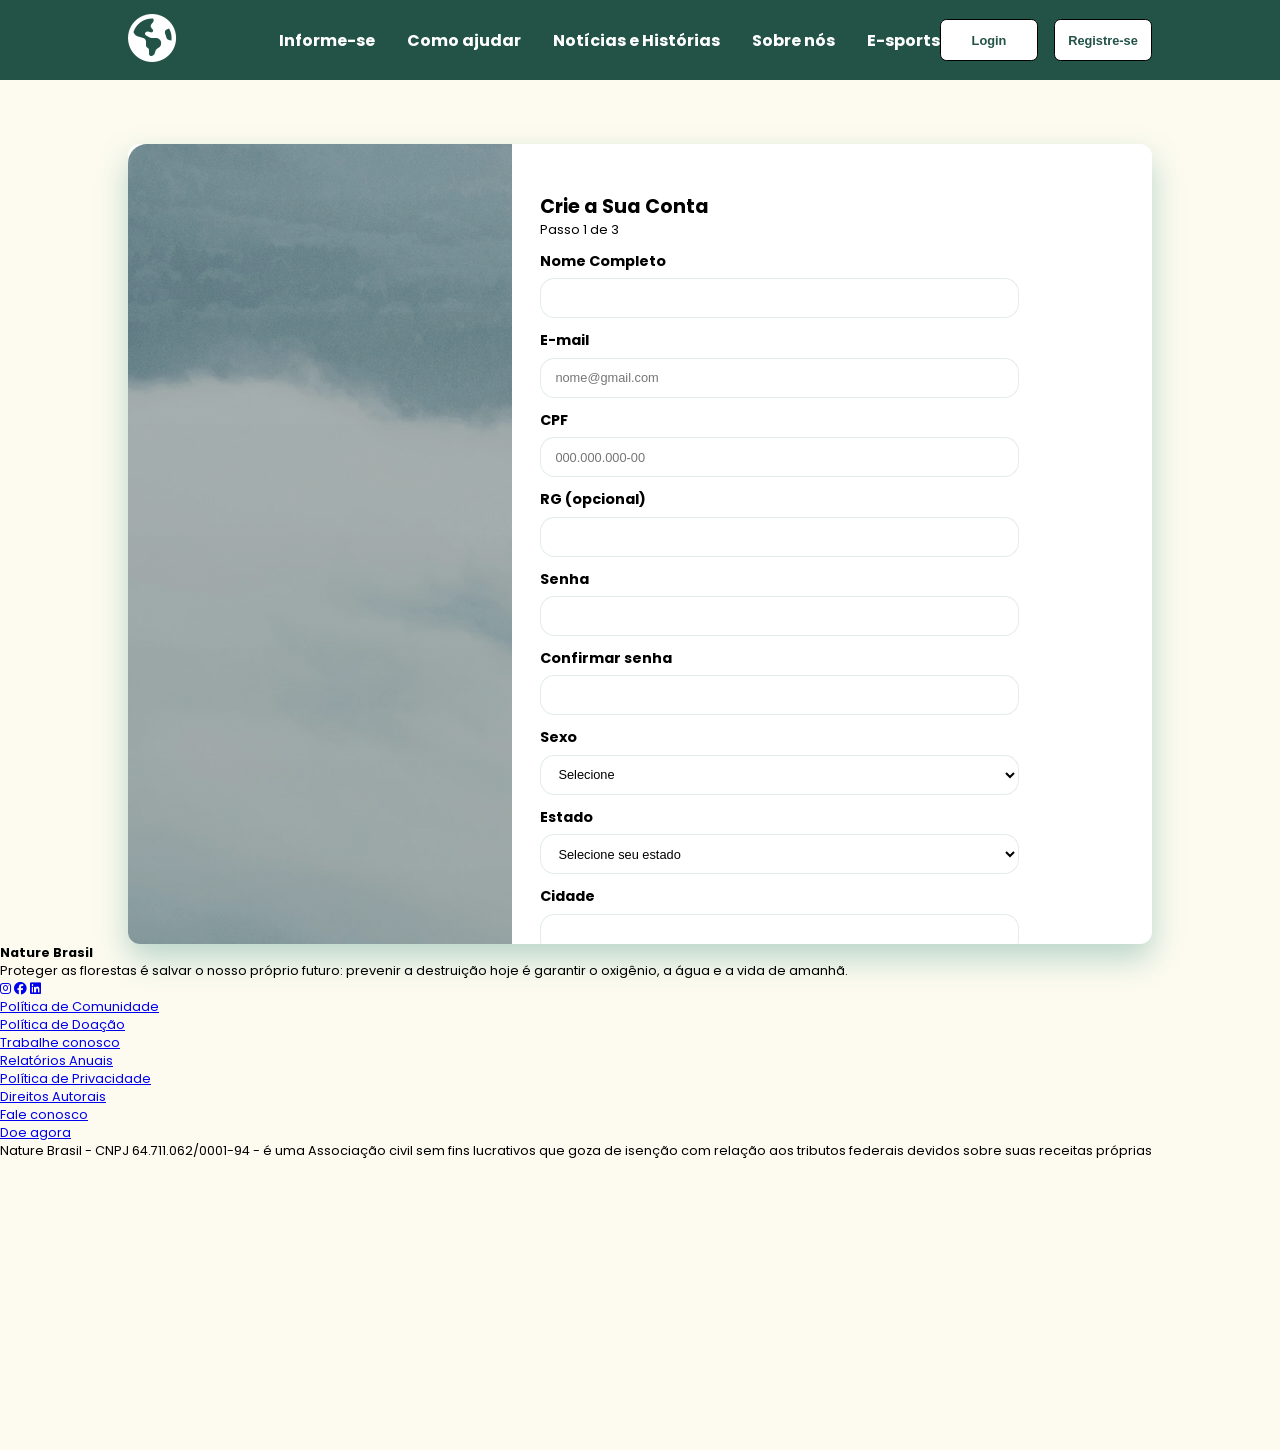
<file: site/htmls/Resgistrese.html>
<!DOCTYPE html>
<html lang="pt-br">
<head>
    <meta charset="UTF-8">
    <meta name="viewport" content="width=device-width, initial-scale=1.0">
    <link rel="stylesheet" href="../styles/registrese.css">
    <link rel="stylesheet" href="https://cdnjs.cloudflare.com/ajax/libs/font-awesome/6.5.1/css/all.min.css">
    <link rel="shortcut icon" href="../img/earth-americas-solid-full.svg" type="image/x-icon">
    <title>Registre-se - Nature</title>
</head>
<body>

 <header>
        <div class="icone">
           <a href="index.html"><i class="fa-solid fa-earth-americas"></i></a> 
        </div>
        <div class="cabecalho">
            <div class="header1">
                <ul class="header-group">
                    <li><a href="Informe-se.html" class="link">Informe-se</a></li>
                    <li><a href="ComoAjudar.html" class="link">Como ajudar</a></li>
                    <li><a href="Noticias.html" class="link">Notícias e Histórias</a></li>
                    <li><a href="SobreNos.html" class="link">Sobre nós</a></li>
                    <li><a href="site-time.html" class="link">E-sports</a></li>
                </ul>
            </div>

            <div class="header2">
                <div class="button-group">
                    <div class="botao1">
                        <button type="button" class="btn btn-header"><a href="login.html " target="_blank">Login</a></button>
                    </div>
                    <div class="botao2">
                        <button type="button" class="btn btn-header"><a href="register.html" target="_blank">Registre-se</a></button>
                    </div>
                </div>
            </div>
        </div>
    </header>

<main class="pagina-registrese">
    <div class="container-registrese">

        <aside class="imagem-lateral"> 
                <div class="logo-cadastro"> 🌿 NATURE 
                    <span>Juntos por um planeta melhor</span> 
                </div> 
                <img src="../img/earth-americas-solid-full.svg" alt="Planeta Terra" class="imagem-mundo" > 
                <h1>Junte-se a Nós</h1> 
                <p> Faça parte da mudança e ajude a preservar o nosso planeta para as próximas gerações. </p> 
            </aside>

        <form action="" class="form-cadastro">
            <section class="campo1">
                <h1>Crie a Sua Conta</h1>
                <p>Passo 1 de 3</p>
            </section>

            <div class="campo">
                <label for=""> Nome Completo</label>
                <input type="text" id="nome" requied>
            </div>

            <div class="campo">
                <label for="email"> E-mail</label>
                <input type="email" id="email" placeholder="nome@gmail.com" requied>
            </div>

            <div class="campo">
                <label for="cpf">CPF</label>
                <input type="text" id="cpf" maxlength="14" placeholder="000.000.000-00" required>
            </div>

            <div class="campo">
                <label for="rg">RG (opcional)</label>
                <input type="text" id="rg">
            </div>

            <div class="campo">
                <label for="senha">Senha</label>
                <input type="password" id="senha" minlength="6" required>
            </div>

            <div class="campo">
                <label for="confirmar-senha">Confirmar senha</label>
                <input type="password"id="confirmar-senha" minlength="6" required>
            </div>

            <div class="campo">
                <label for="sexo">Sexo</label>

                <select id="sexo" required>
                    <option value="">Selecione</option>
                    <option value="masculino">Masculino</option>
                    <option value="feminino">Feminino</option>
                    <option value="outro">Outro</option>
                    <option value="nao-informar">Prefiro não informar</option>
                </select>
            </div>

            <div class="campo">
                <label for="estado">Estado</label>

                <select id="estado" required>
                    <option value="">Selecione seu estado</option>
                    <option value="AC">Acre</option>
                    <option value="AL">Alagoas</option>
                    <option value="AP">Amapá</option>
                    <option value="AM">Amazonas</option>
                    <option value="BA">Bahia</option>
                    <option value="CE">Ceará</option>
                    <option value="DF">Distrito Federal</option>
                    <option value="ES">Espírito Santo</option>
                    <option value="GO">Goiás</option>
                    <option value="MA">Maranhão</option>
                    <option value="MT">Mato Grosso</option>
                    <option value="MS">Mato Grosso do Sul</option>
                    <option value="MG">Minas Gerais</option>
                    <option value="PA">Pará</option>
                    <option value="PB">Paraíba</option>
                    <option value="PR">Paraná</option>
                    <option value="PE">Pernambuco</option>
                    <option value="PI">Piauí</option>
                    <option value="RJ">Rio de Janeiro</option>
                    <option value="RN">Rio Grande do Norte</option>
                    <option value="RS">Rio Grande do Sul</option>
                    <option value="RO">Rondônia</option>
                    <option value="RR">Roraima</option>
                    <option value="SC">Santa Catarina</option>
                    <option value="SP">São Paulo</option>
                    <option value="SE">Sergipe</option>
                    <option value="TO">Tocantins</option>
                </select>
            </div>

            <div class="campo">
                <label for="cidade">Cidade</label>
                <input type="text" id="cidade" required>
                </div>

            <div class="termos">
                <input type="checkbox" id="aceitar-termos" required>
                <label for="aceitar-termos"> Li e aceito os termos de uso</label>
            </div>

            <p id="mensagem-passo-1" class="mensagem-erro"></p>

            <button type="button" id="botao-proximo-1"> Próximo →</button>

            <section class="passo" id="passo-2">
                <h1>Perfil ambiental</h1>
                <p>Passo 2 de 3</p>

                <section class="interesse">
                    <label for="interesse">Qual tema ambiental mais interessa você?</label>
                    <select id="interesse" name="interesse" required>
                        <option value="">Selecione uma opção</option>
                        <option value="animais">Proteção dos animais</option>
                        <option value="florestas">Preservação das florestas</option>
                        <option value="oceanos">Proteção dos oceanos</option>
                        <option value="reciclagem">Reciclagem</option>
                        <option value="clima">Mudanças climáticas</option>
                        <option value="energia">Energia sustentável</option>
                    </select>
                </section>

                <section class="reciclagem">
                    <label for="reciclagem"> Com que frequência você separa o lixo reciclável? </label>
                    <select id="reciclagem" name="reciclagem" required>
                        <option value="">Selecione uma opção</option>
                        <option value="sempre">Sempre</option>
                        <option value="frequentemente">Frequentemente</option>
                        <option value="as-vezes">Às vezes</option>
                        <option value="raramente">Raramente</option>
                        <option value="nunca">Nunca</option>
                    </select>
                </section>

                <section class="transporte">
                    <label for="transporte"> Qual meio de transporte você mais utiliza? </label>
                    <select id="transporte" name="transporte" required>
                        <option value="">Selecione uma opção</option>
                        <option value="carro">Carro</option>
                        <option value="moto">Moto</option>
                        <option value="onibus">Ônibus</option>
                        <option value="bicicleta">Bicicleta</option>
                        <option value="caminhada">Caminhada</option>
                        <option value="outro">Outro</option>
                    </select>
                </section>

                <section class="produtos">
                    <p>Você costuma utilizar produtos reutilizáveis?</p>

                    <label><input type="radio" name="reutilizaveis" value="sim" required> Sim</label>
                    <label><input type="radio" name="reutilizaveis" value="as-vezes">Às vezes</label>
                    <label><input type="radio" name="reutilizaveis" value="nao">Não</label>
                </section>
                
                <section class="praticas">
                    <p>Quais atividades sustentáveis você já pratica?</p>

                    <label><input type="checkbox" name="atividades" value="reciclagem">Separar materiais recicláveis</label>
                    <label><input type="checkbox" name="atividades" value="economia-agua">Economizar água</label>
                    <label><input type="checkbox" name="atividades" value="economia-energia">Economizar energia</label>
                    <label><input type="checkbox" name="atividades" value="menos-plastico">Evitar plástico descartável</label>
                    <label for="objetivo">Qual objetivo ambiental você deseja cumprir?</label>
                        <select id="objetivo" name="objetivo" required>
                            <option value="">Selecione uma opção</option>
                            <option value="reciclar">Começar a reciclar</option>
                            <option value="economizar-agua">Economizar mais água</option>
                            <option value="reduzir-plastico">Reduzir o uso de plástico</option>
                            <option value="plantar-arvore">Plantar uma árvore</option>
                            <option value="usar-bicicleta">Utilizar mais bicicleta</option>
                            <option value="aprender">Aprender mais sobre meio ambiente</option>
                        </select>
                </section>

                <div class="botoes-navegacao">
                        <button type="button" id="botao-voltar-2"> ← Voltar</button>
                        <button type="button" id="botao-proximo-2"> Próximo →</button>
                    </div>
            </section>

            <section class="passo" id="passo-3">
                <h1>Finalizar cadastro</h1>
                <p>Passo 3 de 3</p>
                <p>Escolha uma meta para começar sua jornada e conte sua motivação.</p>
                <div class="lista-desafios"> 

                    <label class="desafio"> 
                        <input type="radio" name="primeiro-desafio" value="economizar-agua" required > 
                        <span class="icone-desafio">💧</span> 
                        <span> Economizar água durante 7 dias </span> 
                    </label> 

                    <label class="desafio"> <input type="radio" name="primeiro-desafio" value="reduzir-plastico" > 
                        <span class="icone-desafio">♻️</span> 
                            <span> Evitar plástico descartável durante 7 dias </span> 
                    </label> 
                    <label class="desafio"> <input type="radio" name="primeiro-desafio" value="separar-reciclaveis" > 
                        <span class="icone-desafio">🗑️</span> 
                        <span> Separar materiais recicláveis durante 7 dias </span> 
                    </label> 
                    <label class="desafio"> 
                        <input type="radio" name="primeiro-desafio" value="economizar-energia" > <span class="icone-desafio">⚡</span> 
                        <span> Economizar energia durante 7 dias </span> 
                    </label> 

                    <label class="desafio"> 
                        <input type="radio" name="primeiro-desafio" value="transporte-sustentavel" > 
                        <span class="icone-desafio">🚲</span> 
                        <span> Utilizar transporte sustentável </span> 
                    </label>
                    <div class="campo"> 
                        <label for="motivacao"> Por que você deseja ajudar o meio ambiaente? </label> 
                        <textarea id="motivacao" name="motivacao" rows="8" maxlength="300" placeholder="Conte um pouco sobre sua motivação..." ></textarea>  
                    </div>

                    <div class="botoes-navegacao">
                        <button type="button" id="botao-voltar-3"> ← Voltar</button>
                            <button type="submit"> Criar conta </button>
                    </div>
            </section>
        </form>
    </div>
</main>

<footer>
        <nav class="group-coluna">
            <div class="colunas">
                <h4> Nature Brasil</h4>
                <p class="pfooter">Proteger as florestas é salvar o nosso próprio futuro: prevenir a destruição hoje é garantir o oxigênio, a água e a vida de amanhã.</p>

                        <div class="social1">
                            <a href="#"> <i class="fa-brands fa-instagram"></i></a> 
                            <a href="#"> <i class="fa-brands fa-facebook"></i></a>
                            <a href="#"> <i class="fa-brands fa-linkedin"></i></a>
                        </div>
            </div>
            
                    <div class="colunas">
                        <ul class="lista2">
                            <li><a href="#" class="link2">Política de Comunidade</a></li>
                            <li><a href="#" class="link2">Política de Doação</a></li>
                            <li><a href="#" class="link2">Trabalhe conosco</a></li>
                            <li><a href="#" class="link2">Relatórios Anuais</a></li>
                        </ul>
                    </div>

                    <div class="colunas">
                        <ul class="lista3">
                            <li><a href="#" class="link3">Política de Privacidade</a></li>
                            <li><a href="#" class="link3">Direitos Autorais</a></li>
                            <li><a href="#" class="link3">Fale conosco</a></li>
                            <li><a href="#" class="link3">Doe agora</a></li>
                        </ul>
                    </div> 
        </nav>       

        <p class="pfinal">Nature Brasil - CNPJ 64.711.062/0001-94 - é uma Associação civil sem fins lucrativos que goza de isenção com relação aos tributos federais devidos sobre suas receitas próprias</p>
    </footer>
</body>
</html>
</file>
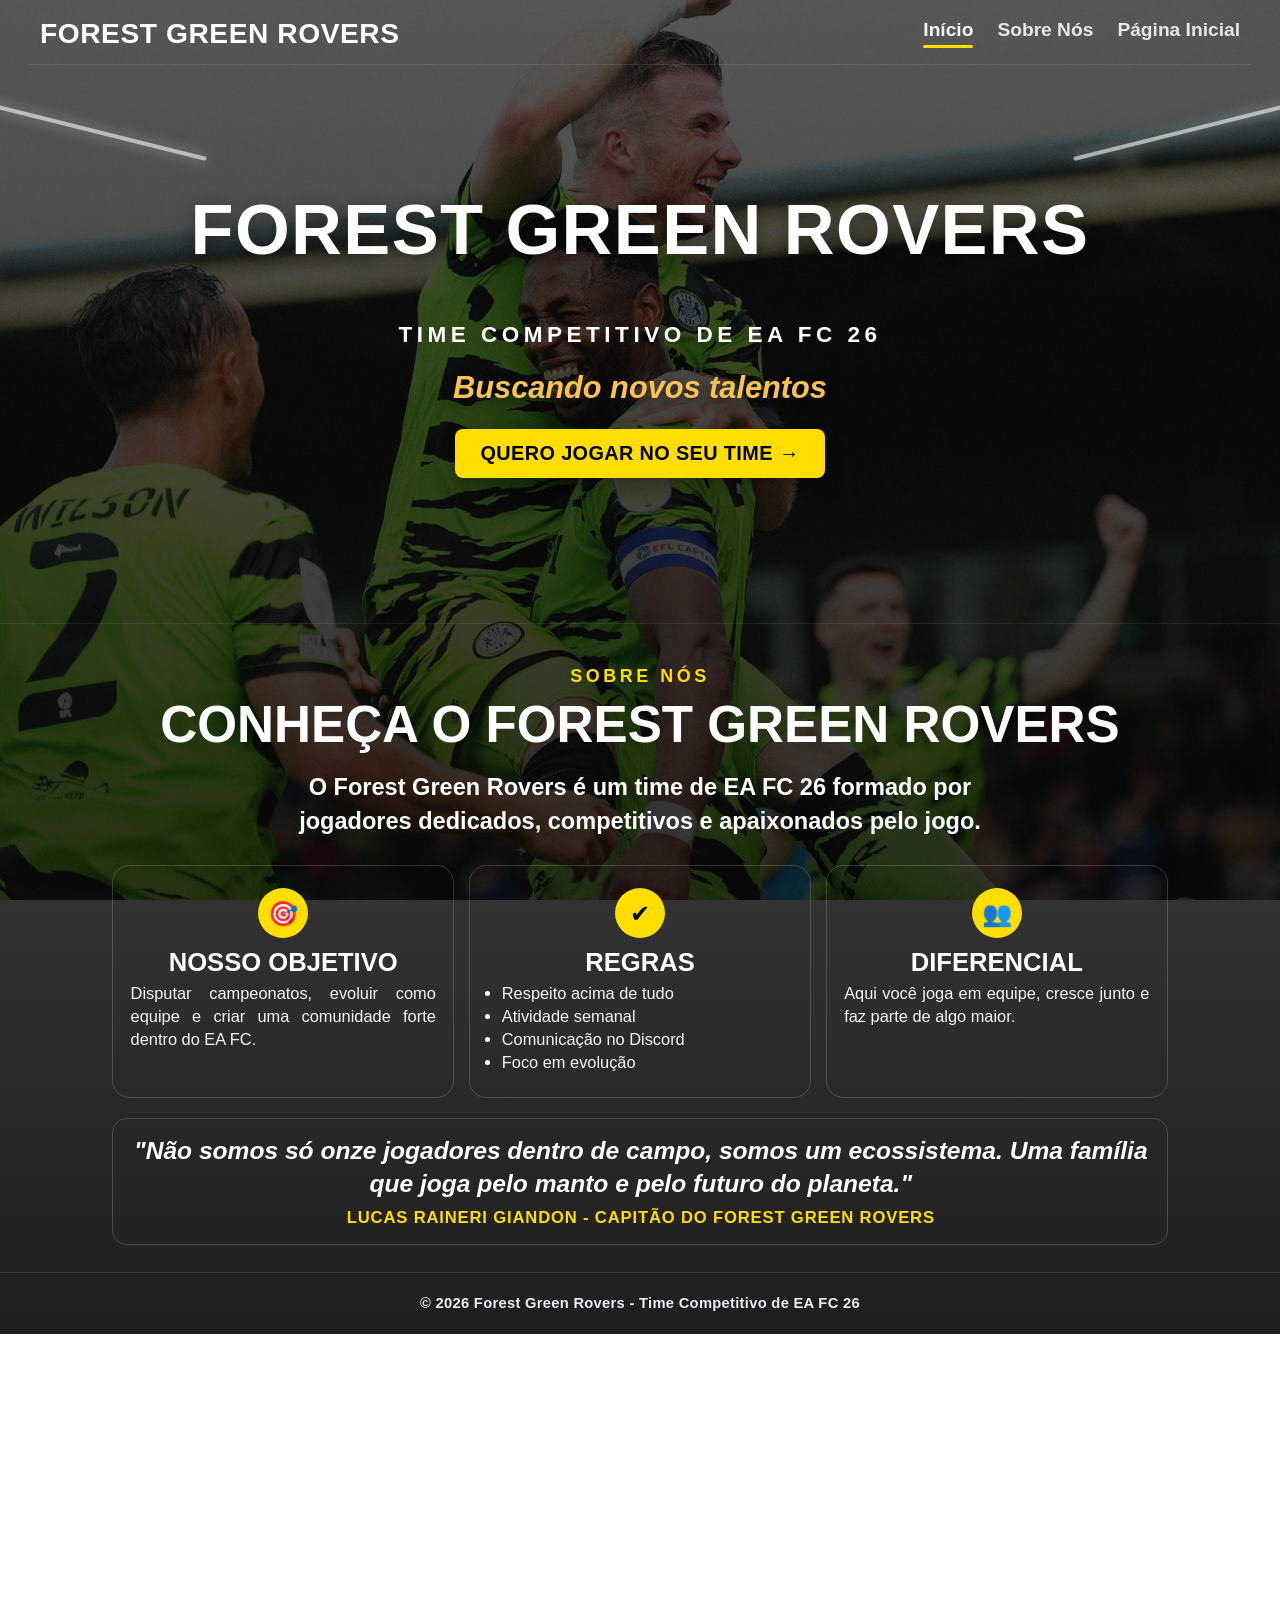
<file: site/htmls/site-time.html>
<!DOCTYPE html>
<html lang="pt-br">
<head>
    <meta charset="UTF-8">
    <meta name="viewport" content="width=device-width, initial-scale=1.0">
    <link rel="stylesheet" href="../styles/time-e-formulario.css">
    <link rel="stylesheet" href="https://cdnjs.cloudflare.com/ajax/libs/font-awesome/6.5.1/css/all.min.css">
    <link rel="shortcut icon" href="../img/earth-americas-solid-full.svg" type="image/x-icon">
    <title>Forest Green Rovers</title>
</head>
<body class="Pagina-inicial">
    <main class="container">
        <section class="inicial" id="inicio">
            <header class="topo-site">
                <strong class="marca-time">Forest Green Rovers</strong>
                <nav class="menu-site" aria-label="Navegação principal">
                    <a href="index.html" class="menu-link ativo">Início</a>
                    <a href="SobreNos.html" class="menu-link">Sobre Nós</a>
                    <a href="index.html" class="menu-link">Página Inicial</a>
                </nav>
            </header>

            <div class="conteudo">
                <!--
                <img src="#" alt="Logo do time" class="escudo-time">
                -->
                
                <h1 class="titulo-principal">Forest Green Rovers</h1>
                <p class="subtitulo-principal">TIME COMPETITIVO DE EA FC 26</p>
                <p class="slogan-principal">Buscando novos talentos</p>

                <a href="formulario.html" class="formulario-time">QUERO JOGAR NO SEU TIME <span aria-hidden="true">&#8594;</span></a>
            </div>
        </section>

        <section class="sobre-nos" id="sobre">
            <p class="sobre-tag">SOBRE NÓS</p>
            <h2>Conheça o Forest Green Rovers</h2>
            <p class="descricao-sobre">O Forest Green Rovers é um time de EA FC 26 formado por jogadores dedicados, competitivos e apaixonados pelo jogo.</p>

            <div class="cards-home">
                <article class="card-home">
                    <div class="icone-card" aria-hidden="true">&#127919;</div>
                    <h3>NOSSO OBJETIVO</h3>
                    <p>Disputar campeonatos, evoluir como equipe e criar uma comunidade forte dentro do EA FC.</p>
                </article>

                <article class="card-home">
                    <div class="icone-card" aria-hidden="true">&#10004;</div>
                    <h3>REGRAS</h3>
                    <ul>
                        <li>Respeito acima de tudo</li>
                        <li>Atividade semanal</li>
                        <li>Comunicação no Discord</li>
                        <li>Foco em evolução</li>
                    </ul>
                </article>

                <article class="card-home">
                    <div class="icone-card" aria-hidden="true">&#128101;</div>
                    <h3>DIFERENCIAL</h3>
                    <p>Aqui você joga em equipe, cresce junto e faz parte de algo maior.</p>
                </article>
            </div>

            <blockquote class="frase-home">
                <p>"Não somos só onze jogadores dentro de campo, somos um ecossistema. Uma família que joga pelo manto e pelo futuro do planeta."</p>
                <cite>Lucas Raineri Giandon - Capitão do Forest Green Rovers</cite>
            </blockquote>
        </section>

       <footer class="rodape-home">
           <p>&copy; 2026 Forest Green Rovers - Time Competitivo de EA FC 26</p>
       </footer>
    </main>
</body>
</html>
</file>
<file: site/styles/time-e-formulario.css>
@import url('https://fonts.googleapis.com/css2?family=Montserrat:wght@400;500;600;700;800&display=swap');


/*-----------formulário------------*/
:root {
	--preto-main-fundo: #000000;
 	--branco-header-footer: #ffffff;
  	--verde-agua:#235347;
 	--bege:#FDFBF0;
  	--amarelo: #ffde00;
  	--amarelo-hover:#e5c700;
  	--cinza-fundo: #dfd8d8;
	--bg-top: #eef7f7;
	--bg-bottom: #d7eceb;
	--card: rgba(255, 255, 255, 0.92);
	--card-border: rgba(34, 96, 93, 0.12);
	--text: #183534;
	--muted: #5f7775;
	--accent: #109483;
	--accent-dark: #0b7265;
	--field: #f8fcfb;
	--shadow: 0 24px 80px rgba(16, 74, 70, 0.14);
}

* {
	box-sizing: border-box;
	margin: 0;
	padding: 0;
}

body {
	min-height: 100vh;
	font-family: 'poppins', sans-serif;
	background: url("../img/green-comemoracao.vif.avif") center / cover fixed no-repeat;
	zoom: 0.8;
}

img {
	max-width: 100%;
	display: block;
}

a {
	color: var(--verde-agua);
	text-decoration: none;
}

button,
input,
select,
textarea {
	font: inherit;
}

.container-formulario {
	width: min(100%, 1800px);
	margin: 0 auto;
	padding: 56px 32px 72px;
}

.painel-formulario {
	width: min(100%, 1280px);
	margin: 0 auto;
	padding: 52px;
	border: 1px solid var(--card-border);
	border-radius: 32px;
	background: var(--branco-header-footer);
	box-shadow: var(--shadow);
	backdrop-filter: blur(10px);
}

.titulo-formulario {
	margin-bottom: 36px;
}

.eyebrow,
.canto-unimarfc {
	display: inline-block;
	margin-bottom: 12px;
	padding: 10px 18px;
	border-radius: 999px;
	font-size: 0.95rem;
	font-weight: 700;
	letter-spacing: 0.08em;
	text-transform: uppercase;
	color: var(--accent-dark);
	background: rgba(16, 148, 131, 0.12);
}

.titulo-formulario h1 {
	font-size: clamp(2.7rem, 4.8vw, 4.6rem);
	line-height: 1.05;
	font-weight: 800;
	margin-bottom: 12px;
	color: var(--verde-agua);
}

.titulo-formulario p {
	max-width: 760px;
	font-size: clamp(1.15rem, 1.9vw, 1.5rem);
	line-height: 1.6;
	color: var(--preto-main-fundo);
}

.formulario-grupo {
	display: grid;
	gap: 28px;
}

.bloco-formulario {
	display: grid;
	gap: 24px;
	padding: 30px;
	border: 1px solid rgba(24, 53, 52, 0.08);
	border-radius: 28px;
	background: rgba(255, 255, 255, 0.82);
}

.cabecalho-bloco h2 {
	font-size: clamp(1.5rem, 2.2vw, 2.2rem);
	margin-bottom: 8px;
}

.cabecalho-bloco p {
	font-size: 1.05rem;
	line-height: 1.6;
	color: var(--preto-main-fundo);
}

.grade-formulario,
.grade-dupla,
.grade-tripla {
	display: grid;
	gap: 24px;
}

.grade-dupla {
	grid-template-columns: repeat(2, minmax(0, 1fr));
}

.grade-tripla {
	grid-template-columns: repeat(3, minmax(0, 1fr));
}

.formulario-individual {
	display: grid;
	gap: 10px;
}

.formulario-individual:not(:first-child) {
	margin-top: 6px;
}

.campo-amplo {
	grid-column: 1 / -1;
}

.formulario-individual label {
	font-size: 1.08rem;
	font-weight: 700;
	color: var(--text);
}

.formulario-individual input,
.formulario-individual select,
.formulario-individual textarea {
	width: 100%;
	min-height: 72px;
	padding: 18px 22px;
	border: 1px solid rgba(24, 53, 52, 0.14);
	border-radius: 18px;
	background: var(--field);
	color: var(--text);
	font-size: 1.08rem;
	transition: border-color 0.2s ease, box-shadow 0.2s ease, transform 0.2s ease;
}

.formulario-individual textarea {
	min-height: 220px;
	resize: vertical;
}

.formulario-individual input::placeholder,
.formulario-individual textarea::placeholder {
	color: #89a09e;
}

.formulario-individual input:focus,
.formulario-individual select:focus,
.formulario-individual textarea:focus {
	outline: none;
	border-color: rgba(16, 148, 131, 0.55);
	box-shadow: 0 0 0 6px rgba(16, 148, 131, 0.12);
	transform: translateY(-1px);
}

.botao-formulario {
	display: flex;
	justify-content: center;
	margin-top: 4px;
}

.botao-formulario button {
	width: min(100%, 420px);
	min-height: 78px;
	border: none;
	border-radius: 20px;
	background-color: var(--amarelo);
	color: var(--preto-main-fundo);
	font-size: 1.2rem;
	font-weight: 800;
	letter-spacing: 0.04em;
	text-transform: uppercase;
	cursor: pointer;
	box-shadow: 0 18px 40px rgba(11, 114, 101, 0.28);
	transition: transform 0.2s ease, box-shadow 0.2s ease;
}

.botao-formulario button:hover {
	transform: translateY(-2px);
	box-shadow: 0 22px 42px rgba(11, 114, 101, 0.34);
	color: var(--preto-main-fundo);
	background-color: var(--amarelo-hover);
}

.botao-formulario button:active {
	transform: translateY(0);
}

/* Botão Voltar */
.btn-voltar {
	display: inline-flex;
	align-items: center;
	gap: 6px;
	padding: 10px 20px;
	border: 2px solid var(--verde-agua);
	border-radius: 10px;
	background-color: transparent;
	color: var(--verde-agua);
	font-size: 0.9rem;
	font-weight: 700;
	text-decoration: none;
	cursor: pointer;
	transition: transform 0.2s ease, background-color 0.2s ease, color 0.2s ease;
	margin-bottom: 20px;
}

.btn-voltar:hover {
	transform: translateY(-1px);
	background-color: var(--verde-agua);
	color: var(--branco-header-footer);
}

.btn-voltar:active {
	transform: translateY(0);
}

@media (max-width: 1100px) {
	.painel-formulario {
		padding: 36px;
	}

	.grade-dupla,
	.grade-tripla {
		grid-template-columns: 1fr;
	}
}


	.painel-formulario {
		padding: 22px;
		border-radius: 24px;
	}

	.bloco-formulario {
		padding: 20px;
		border-radius: 22px;
	}

	.formulario-individual input,
	.formulario-individual select,
	.formulario-individual textarea,
	.botao-formulario button {
		min-height: 64px;
		font-size: 1rem;
	}

	.formulario-individual textarea {
		min-height: 180px;
	}

	@media (max-width: 680px) {
	.container-formulario {
		padding: 22px 14px 34px;
	}
}
/*---------------------------PÁGINA INICIAL---------------------------*/
.home-page,
.Pagina-inicial {
	margin: 0;
	min-height: 100vh;
	display: flex;
	flex-direction: column;
	color: #ffffff;
	background:
		linear-gradient(180deg, rgba(10, 10, 10, 0.68) 0%, rgba(8, 8, 8, 0.8) 55%, rgba(6, 6, 6, 0.9) 100%),
		url("../img/football_team_green.webp") center / cover fixed no-repeat;
}

.home-wrapper,
.container {
	width: 100%;
	min-height: 100vh;
	display: flex;
	flex-direction: column;
	margin: 0;
	background: transparent;
}

.hero-section,
.inicial {
	position: relative;
	overflow: hidden;
	min-height: 780px;
	padding: 22px 36px 80px;
	border-bottom: 1px solid rgba(255, 255, 255, 0.08);
	background: transparent;
}

.hero-section::before,
.hero-section::after,
.inicial::before,
.inicial::after {
	content: "";
	position: absolute;
	top: 160px;
	width: 300px;
	height: 5px;
	border-radius: 999px;
	background: rgba(255, 255, 255, 0.62);
	box-shadow: 0 0 16px rgba(255, 255, 255, 0.45);
	filter: blur(0.1px);
}

.hero-section::before,
.inicial::before {
	left: -38px;
	transform: rotate(14deg);
}

.hero-section::after,
.inicial::after {
	right: -38px;
	transform: rotate(-14deg);
}

.topo-site {
	display: flex;
	align-items: center;
	justify-content: space-between;
	width: 100%;
	max-width: none;
	margin: 0;
	padding-left: 14px;
	padding-right: 14px;
	padding-bottom: 18px;
	border-bottom: 1px solid rgba(255, 255, 255, 0.1);
	position: relative;
	z-index: 2;
}

.marca-time {
	font-size: clamp(2.2rem, 2.2vw, 2.8rem);
	letter-spacing: 0.02em;
	text-transform: uppercase;
	color: var(--branco-header-footer);
	font-weight: bold;
}

.menu-site {
	display: flex;
	gap: 30px;
	font-weight: 700;
	font-size: clamp(1.5rem, 1.6vw, 2rem);
}

.menu-link {
	position: relative;
	padding-bottom: 8px;
	color: #f5f5f5;
	opacity: 0.92;
	transition: opacity 0.2s ease;
}

.menu-link::after {
	content: "";
	position: absolute;
	left: 0;
	bottom: 0;
	width: 100%;
	height: 3px;
	border-radius: 999px;
	background: var(--amarelo);
	transform: scaleX(0);
	transform-origin: left;
	transition: transform 0.2s ease;
}

.menu-link:hover,
.menu-link.ativo {
	opacity: 1;
}

.menu-link:hover::after,
.menu-link.ativo::after {
	transform: scaleX(1);
}

.hero-conteudo,
.conteudo {
	position: relative;
	z-index: 2;
	display: flex;
	flex-direction: column;
	align-items: center;
	justify-content: center;
	text-align: center;
	width: min(100%, 1320px);
	margin: 0 auto;
	padding-top: 62px;
	animation: subida 0.8s ease both;
}

.escudo-time {
	width: min(100%, 260px);
	height: auto;
	object-fit: contain;
	filter: drop-shadow(0 12px 28px rgba(0, 0, 0, 0.5));
	margin-bottom: 18px;
}

.titulo-principal {
	font-weight: 800;
	font-size: clamp(3rem, 10vw, 5.5rem);
	line-height: 0.98;
	letter-spacing: 0.02em;
	margin-bottom: 8px;
	text-transform: uppercase;
	text-shadow: 0 8px 24px rgba(0, 0, 0, 0.45);
	margin-top: 100px;
}

.subtitulo-principal {
	font-size: clamp(1.1rem, 2.2vw, 1.8rem);
	font-weight: 700;
	letter-spacing: 0.2em;
	text-transform: uppercase;
	margin-bottom: 8px;
	margin-top: 65px;
}

.slogan-principal {
	font-size: clamp(1.6rem, 3vw, 2.5rem);
	font-style: italic;
	font-weight: 700;
	color: #f9c353;
	margin-bottom: 28px;
	text-shadow: 0 6px 16px rgba(0, 0, 0, 0.45);
	margin-top: 20px;
}

.cta-time,
.formulario-time {
	display: inline-flex;
	align-items: center;
	justify-content: center;
	gap: 8px;
	min-height: 62px;
	padding: 0 32px;
	border-radius: 10px;
	font-weight: 800;
	font-size: clamp(1.1rem, 2vw, 1.55rem);
	letter-spacing: 0.02em;
	text-transform: uppercase;
	color: #000000;
	background-color: var(--amarelo);
	box-shadow: 0 14px 22px rgba(0, 0, 0, 0.28);
	transition: transform 0.2s ease, box-shadow 0.2s ease;
}

.cta-time:hover,
.formulario-time:hover {
	transform: translateY(-2px);
	box-shadow: 0 18px 26px rgba(0, 0, 0, 0.35);
	color: var(--preto-main-fundo);
	background-color: var(--amarelo-hover);
}

.sobre-nos-home,
.sobre-nos {
	padding: 52px 24px 34px;
	background: transparent;
	text-align: center;
}

.sobre-tag {
	font-weight: 800;
	font-size: 1.4rem;
	letter-spacing: 0.2em;
	color: var(--amarelo);
	margin-bottom: 10px;
	text-transform: uppercase;
}

.sobre-nos-home h2,
.sobre-nos h2 {
	font-weight: 800;
	font-size: clamp(2.1rem, 5vw, 4rem);
	text-transform: uppercase;
	margin-bottom: 20px;
}

.descricao-sobre {
	width: min(100%, 920px);
	margin: 0 auto 34px;
	font-size: clamp(1.3rem, 2.3vw, 2rem);
	line-height: 1.45;
	color: var(--branco-header-footer);
	font-weight: bold;
}

.cards-home {
	display: grid;
	grid-template-columns: repeat(3, minmax(0, 1fr));
	gap: 18px;
	width: min(100%, 1320px);
	margin-left: auto;
	margin-right: auto;
	margin-bottom: 26px;
}

.card-home {
	padding: 28px 22px;
	min-height: 252px;
	border: 1px solid rgba(255, 255, 255, 0.18);
	border-radius: 22px;
	background: transparent;
	box-shadow: none;
	text-align: center;
	animation: subirCards 0.65s ease both;
}

.card-home:nth-child(2) {
	animation-delay: 0.08s;
}

.card-home:nth-child(3) {
	animation-delay: 0.16s;
}

.icone-card {
	width: 62px;
	height: 62px;
	display: inline-flex;
	align-items: center;
	justify-content: center;
	margin-bottom: 14px;
	border-radius: 999px;
	font-size: 1.9rem;
	background: radial-gradient(circle at 30% 20%, #ffde00, #ffde00);
	color: var(--preto-main-fundo);
}

.card-home h3 {
	font-weight: 800;
	font-size: clamp(2rem, 2.2vw, 2.55rem);
	text-transform: uppercase;
	margin-bottom: 8px;
	line-height: 1.05;
	color: #ffffff;
}

.card-home p,
.card-home li {
	font-size: clamp(1.28rem, 1.55vw, 1.55rem);
	line-height: 1.4;
	color: #f5f5f5;
	text-align: justify;
}

.card-home ul {
	padding-left: 18px;
	margin: 0;
	text-align: left;
}

.card-home li::marker {
	color: #ffffff;
}

.frase-home {
	border: 1px solid rgba(255, 255, 255, 0.18);
	border-radius: 18px;
	padding: 20px 20px 20px 22px;
	text-align: center;
	margin: 0 auto;
	width: min(100%, 1320px);
	background: transparent;
	box-shadow: none;
}

.frase-home p {
	font-size: clamp(1.3rem, 2.4vw, 2rem);
	font-weight: 700;
	font-style: italic;
	line-height: 1.34;
	margin-bottom: 8px;
	color: #ffffff;
	text-align: center;
}

.frase-home cite {
	font-style: normal;
	font-weight: 800;
	font-size: clamp(1rem, 1.8vw, 1.3rem);
	letter-spacing: 0.05em;
	text-transform: uppercase;
	color: var(--amarelo);
}

.rodape-home {
	margin-top: auto;
	padding: 28px 20px;
	text-align: center;
	border-top: 1px solid rgba(255, 255, 255, 0.1);
	background: transparent;
}

.rodape-home p {
	font-size: clamp(1.15rem, 1.35vw, 1.55rem);
	font-weight: 700;
	letter-spacing: 0.02em;
	color: rgba(245, 250, 255, 0.95);
}

@keyframes subida {
	from {
		opacity: 0;
		transform: translateY(22px);
	}

	to {
		opacity: 1;
		transform: translateY(0);
	}
}

@keyframes subirCards {
	from {
		opacity: 0;
		transform: translateY(12px);
	}

	to {
		opacity: 1;
		transform: translateY(0);
	}
}

@media (max-width: 1100px) {
	.hero-section,
	.inicial {
		min-height: auto;
	}

	.cards-home {
		grid-template-columns: repeat(2, minmax(0, 1fr));
	}
}

@media (max-width: 820px) {
	.home-wrapper {
		width: 100%;
	}

	.hero-section,
	.inicial {
		padding: 18px 18px 40px;
	}

	.hero-section::before,
	.hero-section::after,
	.inicial::before,
	.inicial::after {
		display: none;
	}

	.topo-site {
		flex-direction: column;
		gap: 14px;
		width: 100%;
		padding-left: 12px;
		padding-right: 12px;
	}

	.escudo-time {
		width: min(100%, 200px);
	}

	.cta-time,
	.formulario-time {
		width: 100%;
		padding: 0 20px;
	}

	.sobre-nos-home,
	.sobre-nos {
		padding: 34px 16px 26px;
	}

	.cards-home {
		grid-template-columns: 1fr;
	}
}
</file>
<file: site/styles/style-login.css>
@import url('https://fonts.googleapis.com/css2?family=Montserrat:ital,wght@0,100..900;1,100..900&family=Poppins:ital,wght@0,100;0,200;0,300;0,400;0,500;0,600;0,700;0,800;0,900;1,100;1,200;1,300;1,400;1,500;1,600;1,700;1,800;1,900&family=Roboto:ital,wght@0,100..900;1,100..900&family=Zalando+Sans+Expanded:ital,wght@0,200..900;1,200..900&display=swap');

* {
    margin: 0;
    padding: 0;
    box-sizing: border-box;
}

body {
    letter-spacing: normal;
    font-family: "Poppins", sans-serif;
    padding-top: 100px;
    background-color: var(--bege);
    zoom: 0.8;
}

:root {
    --preto-main-fundo: #000000;
    --branco-header-footer: #ffffff;
    --verde-agua: #235347;
    --bege: #FDFBF0;
    --amarelo: #ffde00;
    --amarelo-hover: #e5c700;
    --cinza-fundo: #dfd8d8;
    --bg-top: #eef7f7;
    --bg-bottom: #d7eceb;
    --card: rgba(255, 255, 255, 0.92);
    --card-border: rgba(34, 96, 93, 0.12);
    --text: #183534;
    --muted: #5f7775;
    --accent: #109483;
    --accent-dark: #0b7265;
    --field: #f8fcfb;
    --shadow: 0 24px 80px rgba(16, 74, 70, 0.14);
}

/*-----header-----*/
header {
    position: fixed;
    top: 0;
    left: 0;
    right: 0;
    width: 100%;
    display: grid;
    grid-template-columns: 1fr auto 1fr;
    align-items: center;
    padding: 5px 10%;
    background-color: var(--verde-agua);
    z-index: 1000;
}

.icone a {
    color: var(--branco-header-footer);
}

.icone {
    font-size: 60px;
    color: var(--branco-header-footer);
    justify-self: start;
}

header ul {
    display: flex;
    list-style: none;
    font-size: 20px;
    font-weight: bold;
    align-items: center;
    gap: 40px;
    margin-right: 0;
    margin-bottom: 0;
}


.link {
    text-decoration: none;
    color: var(--branco-header-footer)
}

.link:hover {
    text-decoration: underline;
}

/*------------- DROPDOWN MENU ------------- */

.dropdown {
    position: relative;
}

.dropdown>.link {
    display: flex;
    align-items: center;
    gap: 6px;
}

.dropdown>.link i {
    transition: transform 0.3s ease;
}

.dropdown:hover>.link i {
    transform: rotate(180deg);
}

.dropdown-menu {
    display: flex;
    flex-direction: column;
    align-items: stretch;
    position: absolute;
    top: 100%;
    left: 50%;
    transform: translateX(-50%) translateY(10px);
    background-color: var(--branco-header-footer);
    min-width: 220px;
    border: 1px solid var(--branco-header-footer);
    border-radius: 8px;
    box-shadow: 0 8px 24px rgba(0, 0, 0, 0.15);
    padding: 0;
    opacity: 0;
    visibility: hidden;
    transition: all 0.3s ease;
    z-index: 1001;
    gap: 0;
    margin-top: 33px;
}

.dropdown:hover .dropdown-menu {
    opacity: 1;
    visibility: visible;
    transform: translateX(-50%) translateY(0);
}

.dropdown-menu li {
    list-style: none;
    width: 100%;
}

.dropdown-menu li a {
    display: flex;
    justify-content: center;
    padding: 10px 20px;
    color: var(--verde-agua);
    text-decoration: none;
    font-size: 18px;
    font-weight: 500;
    white-space: nowrap;
    transition: background-color 0.2s ease, padding-left 0.2s ease;
}

.dropdown-menu li a:hover {
    background-color: var(--verde-agua);
    color: var(--branco-header-footer);
    width: 100%;
}

.cabecalho {
    display: contents;
}

.header1 {
    grid-column: 2;
    justify-self: center;
}

.header2 {
    grid-column: 3;
    justify-self: end;
}

.button-group {
    display: flex;
    gap: 20px;
}

.button-group button {
    padding: 10px 20px;
    border-radius: 8px;
    cursor: pointer;
    font-weight: 600;
    transition: all 0.3s;
    border: 2px solid transparent;
}

.button-group button a {
    text-decoration: none;
    color: inherit;
    display: block;
    width: 90px;
    height: 20px;
    display: flex;
    align-items: center;
    justify-content: center;
}

.botao1 button {
    background: var(--branco-header-footer);
    border: 1px solid var(--preto-main-fundo);
    color: var(--verde-agua);
    padding: 10px 0;
    width: 100%;
    font-weight: bold;
    padding: 15px;
    cursor: pointer;
    transition: 0.3s;
    font-size: 16px;
    font-weight: bold;
}

.botao1 button:hover {
    background: var(--verde-agua);
    color: var(--branco-header-footer);
    border-color: var(--branco-header-footer);
}

.botao2 button {
    background: var(--branco-header-footer);
    border: 1px solid var(--preto-main-fundo);
    color: var(--verde-agua);
    padding: 10px 0;
    width: 100%;
    font-weight: bold;
    padding: 15px;
    cursor: pointer;
    transition: 0.3s;
    font-size: 16px;
    font-weight: bold;
}

.botao2 button:hover {
    background: var(--verde-agua);
    color: var(--branco-header-footer);
    border-color: var(--branco-header-footer);
}


/*------------- Main Login Centralizado com Imagem de Fundo ------------- */

.pagina-login {
    display: flex;
    align-items: center;
    justify-content: center;
    min-height: calc(100vh - 100px);
    padding: 60px 20px 80px;
    background: linear-gradient(rgba(18, 48, 41, 0.35), rgba(18, 48, 41, 0.45)), url('../img/jacek-ulinski-KFtxqMnbMD4-unsplash.jpg') no-repeat center center;
    background-size: cover;
    background-attachment: fixed;
    position: relative;
}

.login-wrapper {
    width: 100%;
    max-width: 480px;
    margin: 0 auto;
    background-color: rgba(255, 255, 255, 0.94);
    backdrop-filter: blur(12px);
    -webkit-backdrop-filter: blur(12px);
    padding: 42px 36px;
    border-radius: 20px;
    box-shadow: 0 20px 60px rgba(0, 0, 0, 0.3);
    border: 1px solid rgba(255, 255, 255, 0.8);
}

.form-login {
    width: 100%;
    display: flex;
    flex-direction: column;
}

.cabecalho-form {
    text-align: center;
    margin-bottom: 28px;
}

.progresso {
    display: inline-flex;
    align-items: center;
    gap: 8px;
    background-color: rgba(35, 83, 71, 0.08);
    color: var(--verde-agua);
    padding: 6px 16px;
    border-radius: 20px;
    font-size: 13px;
    font-weight: 600;
    margin-bottom: 14px;
}

.progresso i {
    font-size: 12px;
}

.titulo1 h1 {
    color: var(--verde-agua);
    font-size: 2.2rem;
    font-weight: bold;
    margin-bottom: 8px;
    line-height: 1.2;
}

.titulo1 span {
    font-size: 15px;
    color: var(--muted);
    display: block;
    line-height: 1.4;
}

/* ------------- Campos do formulário ------------- */

.campo {
    display: flex;
    flex-direction: column;
    margin-bottom: 20px;
    width: 100%;
}

.campo label {
    font-size: 15px;
    font-weight: bold;
    color: var(--preto-main-fundo);
    margin-bottom: 8px;
}

.input-wrapper {
    position: relative;
    display: flex;
    align-items: center;
    width: 100%;
}

.input-icon-left {
    position: absolute;
    left: 18px;
    font-size: 16px;
    color: var(--muted);
    pointer-events: none;
    z-index: 1;
    transition: color 0.3s ease;
}

.input-wrapper:focus-within .input-icon-left {
    color: var(--verde-agua);
}

.campo input {
    width: 100%;
    height: 52px;
    padding: 0 48px 0 46px;
    background-color: var(--branco-header-footer);
    border: 1.5px solid var(--card-border);
    border-radius: 18px;
    color: var(--preto-main-fundo);
    font-weight: 400;
    font-size: 15px;
    font-family: "Poppins", sans-serif;
    outline: none;
    transition: border-color 0.3s ease, box-shadow 0.3s ease;
    box-shadow: 0 2px 8px rgba(0, 0, 0, 0.04);
}

.campo input:hover {
    border-color: var(--verde-agua);
}

.campo input:focus {
    border: 2px solid var(--verde-agua);
    box-shadow: 0 0 0 3px rgba(16, 148, 131, 0.12);
}

.campo input::placeholder {
    color: #a0b0ad;
    font-weight: 400;
}

/* ------------- Toggle Mostrar/Esconder Senha ------------- */

.toggle-senha {
    position: absolute;
    right: 16px;
    background: none;
    border: none;
    cursor: pointer;
    padding: 4px;
    display: flex;
    align-items: center;
    justify-content: center;
    color: var(--muted);
    font-size: 17px;
    transition: color 0.2s ease;
    z-index: 2;
}

.toggle-senha:hover {
    color: var(--verde-agua);
}

/* ------------- Seção Lembrar-me / Esqueci Senha ------------- */

.secao {
    display: flex;
    justify-content: space-between;
    align-items: center;
    margin-top: 2px;
    margin-bottom: 22px;
}

.lembrar-senha {
    display: flex;
    align-items: center;
    gap: 8px;
}

.lembrar-senha input[type="checkbox"] {
    appearance: none;
    -webkit-appearance: none;
    width: 18px;
    height: 18px;
    border: 2px solid var(--verde-agua);
    border-radius: 4px;
    background-color: var(--branco-header-footer);
    cursor: pointer;
    position: relative;
    transition: background-color 0.2s ease;
}

.lembrar-senha input[type="checkbox"]:checked {
    background-color: var(--verde-agua);
    border-color: var(--verde-agua);
}

.lembrar-senha input[type="checkbox"]:checked::after {
    content: "✓";
    position: absolute;
    top: 50%;
    left: 50%;
    transform: translate(-50%, -50%);
    color: var(--branco-header-footer);
    font-size: 12px;
    font-weight: bold;
}

.lembrar-senha label {
    font-size: 14px;
    color: var(--text);
    cursor: pointer;
    user-select: none;
}

.esqueci-senha a {
    color: var(--verde-agua);
    text-decoration: none;
    font-size: 14px;
    font-weight: 500;
    transition: color 0.2s ease;
}

.esqueci-senha a:hover {
    text-decoration: underline;
    color: var(--accent-dark);
}

/* ------------- Botão Entrar (Padrão Amarelo Nature) ------------- */

.botao {
    margin-bottom: 20px;
}

.botao-entrar {
    font-family: "Poppins", sans-serif;
    font-size: 16px;
    font-weight: bold;
    width: 100%;
    height: 52px;
    color: var(--preto-main-fundo);
    background-color: var(--amarelo);
    border: none;
    border-radius: 8px;
    cursor: pointer;
    display: flex;
    align-items: center;
    justify-content: center;
    gap: 8px;
    transition: 0.3s ease;
    box-shadow: 0 4px 14px rgba(255, 222, 0, 0.28);
}

.botao-entrar:hover {
    background-color: var(--amarelo-hover);
    transform: translateY(-2px);
    box-shadow: 0 6px 18px rgba(229, 199, 0, 0.4);
    color: var(--preto-main-fundo);
}

.botao-entrar:active {
    transform: translateY(0);
}

/* ------------- Divisor OU ------------- */

.divisor-ou {
    display: flex;
    align-items: center;
    gap: 16px;
    margin-bottom: 20px;
}

.linha-divisor {
    flex: 1;
    height: 1px;
    background-color: var(--card-border);
}

.texto-ou {
    font-size: 15px;
    color: var(--muted);
    font-weight: 500;
    white-space: nowrap;
}

/* ------------- Botão Google ------------- */

.botao-google {
    margin-bottom: 24px;
}

.btn-google {
    font-family: "Poppins", sans-serif;
    display: flex;
    align-items: center;
    justify-content: center;
    gap: 12px;
    width: 100%;
    height: 50px;
    background-color: var(--branco-header-footer);
    border: 1.5px solid var(--card-border);
    border-radius: 8px;
    font-size: 15px;
    font-weight: 600;
    color: var(--text);
    cursor: pointer;
    transition: all 0.3s ease;
}

.btn-google:hover {
    border-color: var(--verde-agua);
    background-color: var(--field);
    transform: translateY(-2px);
    box-shadow: 0 4px 14px rgba(11, 114, 101, 0.12);
}

.btn-google:active {
    transform: translateY(0);
}

.google-icon {
    flex-shrink: 0;
}

/* ------------- Link Crie sua conta ------------- */

.termo {
    text-align: center;
}

.termo p {
    font-size: 15px;
    color: var(--muted);
}

.termo a {
    color: var(--verde-agua);
    text-decoration: none;
    font-weight: 600;
    transition: color 0.2s ease;
}

.termo a:hover {
    text-decoration: underline;
    color: var(--accent-dark);
}

/*------------- Footer Premium ------------- */

.footer-premium {
    background: linear-gradient(180deg, #1a3d34 0%, #0f2820 100%);
    color: var(--branco-header-footer);
    margin-top: 80px;
    padding: 0;
    font-family: 'Poppins', 'Montserrat', sans-serif;
}

.footer-conteudo {
    max-width: 1200px;
    margin: 0 auto;
    padding: 60px 40px 0;
}

.footer-grid {
    display: grid;
    grid-template-columns: 1.5fr 1fr 1fr 1.3fr;
    gap: 40px;
    padding-bottom: 40px;
}

/* Logo e Marca */
.footer-logo {
    display: flex;
    align-items: center;
    gap: 12px;
    margin-bottom: 18px;
}

.footer-logo i {
    font-size: 36px;
    color: var(--branco-header-footer);
}

.footer-logo h3 {
    font-size: 1.5rem;
    font-weight: 800;
    letter-spacing: 0.02em;
    color: var(--branco-header-footer);
    margin: 0;
}

.footer-descricao {
    font-size: 0.92rem;
    line-height: 1.7;
    color: rgba(255, 255, 255, 0.75);
    margin-bottom: 20px;
    font-weight: 400;
}

/* Redes Sociais */
.footer-social {
    display: flex;
    gap: 12px;
}

.footer-social a {
    display: inline-flex;
    align-items: center;
    justify-content: center;
    width: 40px;
    height: 40px;
    border-radius: 10px;
    background: rgba(255, 255, 255, 0.08);
    border: 1px solid rgba(255, 255, 255, 0.12);
    transition: all 0.3s ease;
    text-decoration: none;
}

.footer-social a:hover {
    background: var(--branco-header-footer);
    border-color: var(--branco-header-footer);
    transform: translateY(-3px);
}

.footer-social a i {
    font-size: 18px;
    color: var(--branco-header-footer);
    transition: color 0.3s ease;
    -webkit-text-fill-color: var(--branco-header-footer);
    background: none !important;
    -webkit-background-clip: unset !important;
    background-clip: unset !important;
}

.footer-social a:hover i {
    color: var(--preto-main-fundo);
    -webkit-text-fill-color: var(--preto-main-fundo);
    background: none !important;
    -webkit-background-clip: unset !important;
    background-clip: unset !important;
}

/* Títulos das colunas */
.footer-titulo {
    font-size: 1.05rem;
    font-weight: 700;
    letter-spacing: 0.04em;
    text-transform: uppercase;
    margin-bottom: 20px;
    color: var(--branco-header-footer);
    position: relative;
    padding-bottom: 12px;
}

.footer-titulo::after {
    content: "";
    position: absolute;
    left: 0;
    bottom: 0;
    width: 32px;
    height: 3px;
    border-radius: 999px;
    background: var(--branco-header-footer);
}

/* Links */
.footer-links {
    list-style: none;
    padding: 0;
    margin: 0;
}

.footer-links li {
    margin-bottom: 12px;
}

.footer-links a {
    color: rgba(255, 255, 255, 0.72);
    text-decoration: none;
    font-size: 0.95rem;
    font-weight: 500;
    transition: color 0.2s ease, padding-left 0.2s ease;
    display: inline-block;
}

.footer-links a:hover {
    color: var(--branco-header-footer);
    padding-left: 6px;
}

/* Contato */
.footer-contato {
    list-style: none;
    padding: 0;
    margin: 0;
}

.footer-contato li {
    display: flex;
    align-items: flex-start;
    gap: 12px;
    margin-bottom: 14px;
    color: rgba(255, 255, 255, 0.72);
    font-size: 0.9rem;
    font-weight: 400;
    line-height: 1.5;
}

.footer-contato li i {
    color: var(--branco-header-footer);
    font-size: 14px;
    min-width: 16px;
    margin-top: 3px;
}

/* Separador */
.footer-separador {
    height: 1px;
    background: linear-gradient(90deg, transparent, rgba(255, 255, 255, 0.15), transparent);
}

/* Barra inferior */
.footer-rodape {
    padding: 22px 0;
    text-align: center;
}

.footer-rodape p {
    font-size: 0.82rem;
    color: rgba(255, 255, 255, 0.45);
    font-weight: 400;
    margin: 0;
    line-height: 1.6;
}

/* YouTube icon no footer */
.footer-social .fa-youtube {
    color: var(--branco-header-footer);
    -webkit-text-fill-color: var(--branco-header-footer);
}

/* Responsividade */
@media (max-width: 1024px) {
    .footer-grid {
        grid-template-columns: 1fr 1fr;
        gap: 36px;
    }
}

@media (max-width: 768px) {
    .pagina-login {
        padding: 40px 16px 60px;
    }

    .titulo1 h1 {
        font-size: 1.8rem;
    }

    .footer-grid {
        grid-template-columns: 1fr;
        gap: 30px;
        text-align: center;
    }

    .footer-logo {
        justify-content: center;
    }

    .footer-social {
        justify-content: center;
    }

    .footer-titulo::after {
        left: 50%;
        transform: translateX(-50%);
    }

    .footer-contato li {
        justify-content: center;
        text-align: left;
    }

    .footer-conteudo {
        padding: 40px 20px 0;
    }
}
</file>
<file: site/styles/registrese.css>
@import url('https://fonts.googleapis.com/css2?family=Montserrat:ital,wght@0,100..900;1,100..900&family=Poppins:ital,wght@0,100;0,200;0,300;0,400;0,500;0,600;0,700;0,800;0,900;1,100;1,200;1,300;1,400;1,500;1,600;1,700;1,800;1,900&family=Roboto:ital,wght@0,100..900;1,100..900&family=Zalando+Sans+Expanded:ital,wght@0,200..900;1,200..900&display=swap');

:root {
    --preto-main-fundo: #000000;
    --branco-header-footer: #ffffff;
    --verde-agua: #235347;
    --bege: #FDFBF0;
    --amarelo: #ffde00;
    --amarelo-hover: #e5c700;
    --cinza-fundo: #dfd8d8;
    --bg-top: #eef7f7;
    --bg-bottom: #d7eceb;
    --card: rgba(255, 255, 255, 0.92);
    --card-border: rgba(34, 96, 93, 0.12);
    --text: #183534;
    --muted: #5f7775;
    --accent: #109483;
    --accent-dark: #0b7265;
    --field: #f8fcfb;
    --shadow: 0 24px 80px rgba(16, 74, 70, 0.14);
    --verde-claro: #F4F7F2;
    ;
}

/* CORES PARA OS ÍCONES APENAS */
.desafio-agua .icone-desafio {
    color: #2196f3;
}

.desafio-plastico .icone-desafio {
    color: #2e7d32;
}

.desafio-reciclaveis .icone-desafio {
    color: #607d8b;
}

.desafio-energia .icone-desafio {
    color: #f9a825;
}

.desafio-banho .icone-desafio {
    color: #00acc1;
}

.desafio-arvore .icone-desafio {
    color: #43a047;
}

.desafio-sacolas .icone-desafio {
    color: #8d6e63;
}

.desafio-bicicleta .icone-desafio {
    color: #000000;
}

.desafio-organicos .icone-desafio {
    color: #66bb6a;
}

.desafio-luz .icone-desafio {
    color: #fb8c00;
}

* {
    margin: 0;
    padding: 0;
    box-sizing: border-box;
}

body {
    font-family: "Poppins", sans-serif;
    margin: 0;
    padding: 0;
    padding-top: 100px;
    background-color: var(--bege);
    zoom: 0.8;
}

/*-----Header-----*/

header {
    position: fixed;
    top: 0;
    left: 0;
    right: 0;
    width: 100%;
    display: grid;
    grid-template-columns: 1fr auto 1fr;
    align-items: center;
    padding: 5px 10%;
    background-color: var(--verde-agua);
    z-index: 1000;
}

.icone a {
    color: var(--branco-header-footer);
}

.icone {
    font-size: 60px;
    color: var(--branco-header-footer);
    justify-self: start;
}

header ul {
    display: flex;
    list-style: none;
    font-size: 20px;
    font-weight: bold;
    align-items: center;
    gap: 40px;
    margin-right: 0;
    margin-bottom: 0;
}


.link {
    text-decoration: none;
    color: var(--branco-header-footer)
}

.link:hover {
    text-decoration: underline;
}

/*------------- DROPDOWN MENU ------------- */

.dropdown {
    position: relative;
}

.dropdown>.link {
    display: flex;
    align-items: center;
    gap: 6px;
}

.dropdown>.link i {
    transition: transform 0.3s ease;
}

.dropdown:hover>.link i {
    transform: rotate(180deg);
}

.dropdown-menu {
    display: flex;
    flex-direction: column;
    align-items: stretch;
    position: absolute;
    top: 100%;
    left: 50%;
    transform: translateX(-50%) translateY(10px);
    background-color: var(--branco-header-footer);
    min-width: 220px;
    border: 1px solid var(--branco-header-footer);
    border-radius: 8px;
    box-shadow: 0 8px 24px rgba(0, 0, 0, 0.15);
    padding: 0;
    opacity: 0;
    visibility: hidden;
    transition: all 0.3s ease;
    z-index: 1001;
    gap: 0;
    margin-top: 33px;
}

.dropdown:hover .dropdown-menu {
    opacity: 1;
    visibility: visible;
    transform: translateX(-50%) translateY(0);
}

.dropdown-menu li {
    list-style: none;
    width: 100%;
}

.dropdown-menu li a {
    display: flex;
    justify-content: center;
    padding: 10px 20px;
    color: var(--verde-agua);
    text-decoration: none;
    font-size: 18px;
    font-weight: 500;
    white-space: nowrap;
    transition: background-color 0.2s ease, padding-left 0.2s ease;
}

.dropdown-menu li a:hover {
    background-color: var(--verde-agua);
    color: var(--branco-header-footer);
    width: 100%;
}

.cabecalho {
    display: contents;
}

.header1 {
    grid-column: 2;
    justify-self: center;
}

.header2 {
    grid-column: 3;
    justify-self: end;
}


.button-group {
    display: flex;
    gap: 20px;
}

.button-group button {
    padding: 10px 20px;
    border-radius: 8px;
    cursor: pointer;
    font-weight: 600;
    transition: all 0.3s;
    border: 2px solid transparent;

}

.button-group button a {
    text-decoration: none;
    color: inherit;
    display: block;
    width: 90px;
    height: 20px;
    display: flex;
    align-items: center;
    justify-content: center;
}

.botao1 button {
    background: var(--branco-header-footer);
    border: 1px solid var(--preto-main-fundo);
    color: var(--verde-agua);
    padding: 10px 0;
    width: 100%;
    font-weight: bold;
    padding: 15px;
    cursor: pointer;
    transition: 0.3s;
    font-size: 16px;
    font-weight: bold;

}

.botao1 button:hover {
    background: var(--verde-agua);
    color: var(--branco-header-footer);
    border-color: var(--branco-header-footer);
}

.botao2 button {
    background: var(--branco-header-footer);
    border: 1px solid var(--preto-main-fundo);
    color: var(--verde-agua);
    padding: 10px 0;
    width: 100%;
    font-weight: bold;
    padding: 15px;
    cursor: pointer;
    transition: 0.3s;
    font-size: 16px;
    font-weight: bold;
}

.botao2 button:hover {
    background: var(--verde-agua);
    color: var(--branco-header-footer);
    border-color: var(--branco-header-footer);
}

/*-----Main-----*/
/* Estilização das linas e circulos que estão presesntes no boloco 1,2 e 3 */



.progresso {
    display: flex;
    align-items: flex-start;
    justify-content: center;
    gap: 20px;
    margin-bottom: 20px;

}

.passo {
    position: relative;
    width: 150px;
    display: flex;
    flex-direction: column;
    align-items: center;
    color: var(--muted);
}

.passo:not(:last-child)::after {
    content: "";
    position: absolute;
    top: 15px;
    left: calc(50% + 15px);
    width: calc(100% - 10px);
    height: 1px;
    background-color: var(--accent);
}

.circulo {
    width: 30px;
    height: 30px;
    border: 1px solid var(--accent-dark);
    border-radius: 50%;
    background-color: var(--branco-header-footer);
    display: flex;
    align-items: center;
    justify-content: center;
    color: var(--accent-dark);
    font-weight: bold;
    z-index: 1;
}

.passo.ativo .circulo,
.passo.concluido .circulo {
    background-color: var(--accent-dark);
    color: var(--branco-header-footer);
}

.passo span {
    margin-top: 8px;
    font-size: 12px;
}

/* O "BUTTONTODOS" ESTÁ ESTILIZANDO TODOS OS BOTÕES DE PROXIMO, VOLTAR E CRIAR CONTA */
.buttonTodos {
    background-color: var(--amarelo);
    border: none;
    border-radius: 5px;
    padding: 15px 20px;
    font-size: 16px;
    font-weight: bold;
    cursor: pointer;
    transition: 0.3s;
    margin-top: 10px;
    width: 10%;

}

.buttonTodos:hover {
    background-color: var(--amarelo-hover);
    transform: translateY(-2px);
    color: var(--preto-main-fundo);
    border-radius: 5px;

}

.buttonTodos a {
    color: var(--preto-main-fundo);
    text-decoration: none;

}

.botaopasso1 {
    margin-top: 10px;
    display: flex;
    flex-direction: row-reverse;
}

.bloco2,
.bloco3 {
    display: none;
}

/*-----Main----- Bloco 1*/

.pagina-registrese {
    display: flex;
    align-items: center;
    justify-content: center;

}

.container-registrese {
    width: 80%;
    height: 100%;
    max-height: 1000px;
    display: grid;
    grid-template-columns: 420px 1fr;
    align-items: stretch;
    background-color: var(--branco-header-footer);
    border-radius: 16px;
    overflow: hidden;
    border: none;
    border-radius: 15px;
    box-shadow: 0 18px 40px rgba(11, 114, 101, 0.28);
    padding: 60px;
    margin-top: 80px;

}

.titulo1 {
    margin-bottom: 35px;
}

.titulo1 h1 {
    color: var(--verde-agua);

}

.titulo1 span {
    font-size: 18px;

}

.imagem-lateral {
    position: relative;
    display: flex;
    flex-direction: column;
    align-items: center;
    justify-content: center;
    text-align: center;
    min-height: 760px;
    margin: -60px 0 -60px -60px;
    padding: 40px 24px;
    border-radius: 24px 0 0 24px;
    background: linear-gradient(rgba(7, 31, 27, 0.35), rgba(7, 31, 27, 0.45)), url('../img/paisagem3.jpg') center center/cover no-repeat;
    color: var(--branco-header-footer);
}

.logo-cadastro h1 {
    font-size: 48px;
    font-weight: bold;
    margin-bottom: 5px;
    text-shadow: 0 2px 8px rgba(7, 31, 27, 0.45);

}

.img-cadastro h1 {
    font-size: 48px;
    margin-bottom: 5px;
    font-weight: bold;
    text-shadow: 0 2px 8px rgba(7, 31, 27, 0.45);

}

.img-cadastro img {
    filter: invert(100%);
}

.form-cadastro {
    background-color: var(--branco-header-footer);
    width: min(100%, 1280px);
    margin: 0 auto;
    padding-left: 35px;
}

.estrutura-bloco1 {
    display: grid;
    grid-template-columns: repeat(2, minmax(0, 1fr));
}

/* Colocar o label acima do input: layout vertical por campo */
.campo {
    display: flex;
    flex-direction: column;
}

.campo label {
    font-size: 18px;
    font-weight: bold;
    margin-top: 15px;
    margin-bottom: 8px;
}

.campo input {
    width: 85%;
    height: 50px;
    padding: 0 18px;
    background-color: var(--branco-header-footer);
    border: 1px solid var(--card-border);
    border-radius: 18px;
    color: var(--preto-main-fundo);
    font-weight: 400;
    font-size: 16px;
    cursor: pointer;
    outline: none;
}

.campo input:hover {
    border-color: var(--verde-agua);
    background-color: var(--branco-header-footer);
}

.campo input:focus {
    border: 2px solid var(--verde-agua);
    background-color: var(--branco-header-footer);
    box-shadow: 0 0 0 3px rgba(16, 148, 131, 0.12);
}


.campo select {
    width: 85%;
    height: 50px;
    padding: 0 18px;
    background-color: var(--branco-header-footer);
    border: 1px solid var(--card-border);
    border-radius: 18px;
    color: var(--preto-main-fundo);
    font-weight: 400;
    font-size: 16px;
    cursor: pointer;
    outline: none;
}

.campo select:hover {
    border-color: var(--verde-agua);
    background-color: var(--branco-header-footer);
}

.campo select:focus {
    border: 2px solid var(--verde-agua);
    background-color: var(--branco-header-footer);
    box-shadow: 0 0 0 3px rgba(16, 148, 131, 0.12);
}

.campo select:valid {
    background-color: var(--verde-agua);
    border-color: var(--verde-agua);
    color: var(--branco-header-footer);
}

.requisitos-senha {
    display: none;
    margin-top: 12px;
    padding-left: 20px;
    font-size: 13px;
    position: absolute;
    background-color: var(--branco-header-footer);
    border: 1px solid var(--card-border);
    border-radius: 8px;
    padding: 5px 20px;
    list-style: none;
    width: 350px;
    box-shadow: 0 4px 12px rgba(0, 0, 0, 0.1);
    z-index: 10;
}

.requisitos-senha.ativo {
    display: block;
}

.termos {
    margin-top: 20px;
    margin-bottom: 133px;
}

.termos label {
    font-size: 18px;
}

.termos a {
    text-decoration: none;
    color: var(--verde-agua)
}

.termos a:hover {
    text-decoration: underline;
}

.termos input[type="checkbox"] {
    appearance: none;
    width: 17px;
    height: 17px;
    border: 2px solid var(--verde-agua);
    background-color: var(--branco-header-footer);
    cursor: pointer;
    position: relative;
}

.termos input[type="checkbox"]:checked {
    background-color: var(--verde-agua);
    border-color: var(--verde-agua);
}

.termos input[type="checkbox"]:checked::after {
    content: "✓";
    position: absolute;
    top: 50%;
    left: 50%;
    transform: translate(-50%, -50%);
    color: var(--branco-header-footer);
    font-size: 13px;
    font-weight: bold;
}


/*-----Main----- Bloco 2*/

.titulo2 {
    margin-bottom: 35px;
}

.titulo2 h1 {
    color: var(--verde-agua);

}

.titulo2 span {
    font-size: 18px;

}

.lista-de-perguntas2 {
    display: grid;
    grid-template-columns: repeat(2, minmax(0, 1fr));
    gap: 30px;
    margin-bottom: 30px;
}


.interesse label {
    font-size: 18px;
    font-weight: bold;

}

.reciclagem label {
    font-size: 18px;
    font-weight: bold;
}


.transporte label {
    font-size: 18px;
    font-weight: bold;
}

.objetivos label {
    font-size: 18px;
    font-weight: bold;

}

.produtos {
    background-color: var(--branco-header-footer);
    border: 1px solid rgba(34, 96, 93, 0.12);
    border-radius: 12px;
    padding: 25px;
    margin-bottom: 25px;
}

.produtos p {
    color: var(--verde-agua);
    font-size: 18px;
    margin: 0 0 8px;
    font-weight: bold;
    margin-bottom: 20px;
}

.interesse select,
.reciclagem select,
.transporte select,
.objetivos select {
    width: 85%;
    height: 50px;
    padding: 0 18px;
    background-color: var(--branco-header-footer);
    border: 1px solid var(--card-border);
    border-radius: 18px;
    color: var(--preto-main-fundo);
    font-weight: 400;
    font-size: 16px;
    cursor: pointer;
    outline: none;
    margin-top: 8px;
}

.interesse select:hover,
.reciclagem select:hover,
.transporte select:hover,
.objetivos select:hover {
    border-color: var(--verde-agua);
    background-color: var(--branco-header-footer);
}

.interesse select:focus,
.reciclagem select:focus,
.transporte select:focus,
.objetivos select:focus {
    border: 2px solid var(--verde-agua);
    background-color: var(--branco-header-footer);
    box-shadow: 0 0 0 3px rgba(16, 148, 131, 0.12);
}

.interesse select:valid,
.reciclagem select:valid,
.transporte select:valid,
.objetivos select:valid {
    background-color: var(--verde-agua);
    border-color: var(--verde-agua);
    color: var(--branco-header-footer);
}

.produtos label {
    font-size: 18px;
    color: var(--verde-agua);
    display: flex;
    flex-direction: column;
    align-items: center;
    justify-content: center;
}

.produtos-coluna {
    display: grid;
    grid-template-columns: repeat(5, 1fr);
    gap: 18px;
}

.produtos-divisorias {
    height: 80px;
    background-color: var(--branco-header-footer);
    border: 1px solid rgba(34, 96, 93, 0.12);
    border-radius: 12px;
    display: flex;
    flex-direction: column;
    align-items: center;
    justify-content: center;
    gap: 18px;
    cursor: pointer;
    transition: 0.5s;
}

.produtos-divisorias input[type="radio"] {
    appearance: none;
    width: 25px;
    height: 25px;
    border: 2px solid var(--verde-agua);
    border-radius: 50%;
    background-color: var(--branco-header-footer);
    cursor: pointer;
    position: relative;
}

.produtos-divisorias input[type="radio"]:checked {
    background-color: var(--branco-header-footer);
    border-color: var(--branco-header-footer);
}

.produtos-divisorias input[type="radio"]:checked::after {
    content: "✓";
    position: absolute;
    top: 50%;
    left: 50%;
    transform: translate(-50%, -50%);
    color: var(--text);
    font-size: 18px;
    font-weight: bold;
}

.produtos-divisorias:hover {
    border-color: var(--verde-agua);
    transform: translateY(-3px);
}

.praticas {
    background-color: var(--branco-header-footer);
    border: 1px solid rgba(34, 96, 93, 0.12);
    border-radius: 12px;
    padding: 25px;
    margin-bottom: 15px;

}

.praticas p {
    color: var(--verde-agua);
    font-size: 18px;
    margin: 0 0 8px;
    font-weight: bold;
    margin-bottom: 20px;
}

.praticas input {
    margin: 0;
    width: 18px;
    height: 18px;
    background-color: var(--verde-agua);
    cursor: pointer;
}

.praticas-coluna {
    display: grid;
    grid-template-columns: repeat(4, 1fr);
    gap: 18px;
}

.praticas label {
    font-size: 18px;
    color: var(--verde-agua);
    display: flex;
    gap: 10px;
    display: flex;
    flex-direction: column;
    align-items: center;
    justify-content: center;
}

.praticas-divisorias {
    height: 130px;
    background-color: var(--branco-header-footer);
    border: 1px solid rgba(34, 96, 93, 0.12);
    border-radius: 12px;
    cursor: pointer;
    transition: 0.5s;
    display: flex;
    flex-direction: column;
    align-items: center;
    justify-content: center;

}

.praticas-divisorias input[type="checkbox"] {
    appearance: none;
    width: 25px;
    height: 25px;
    border: 2px solid var(--verde-agua);
    border-radius: 50%;
    background-color: var(--branco-header-footer);
    cursor: pointer;
    position: relative;
}

.praticas-divisorias input[type="checkbox"]:checked {
    background-color: var(--branco-header-footer);
    border-color: var(--branco-header-footer);
}

.praticas-divisorias input[type="checkbox"]:checked::after {
    content: "✓";
    position: absolute;
    top: 50%;
    left: 50%;
    transform: translate(-50%, -50%);
    color: var(--text);
    font-size: 18px;
    font-weight: bold;
}

.praticas-divisorias:has(input:checked)::after {
    background-color: var(--branco-header-footer);
}

.praticas-divisorias:hover {
    border-color: var(--verde-agua);
    transform: translateY(-3px);
}


.produtos-divisorias:has(input:checked),
.praticas-divisorias:has(input:checked) {
    border: none;
    background-color: var(--verde-agua);
    color: var(--branco-header-footer);
    font-weight: 400;
}

.produtos-divisorias:has(input:checked) label,
.praticas-divisorias:has(input:checked) label {
    color: var(--branco-header-footer);
}


.botaopasso2 {
    display: flex;
    justify-content: space-between;
    gap: 50px;
}

/*-----Main----- Bloco 3*/

.titulo3 {
    margin-bottom: 35px;
}

.titulo3 h1 {
    color: var(--verde-agua);

}

.titulo3 span {
    font-size: 18px;
}

.Colunas {
    display: grid;
    grid-template-columns: repeat(2, minmax(0, 1fr));
    gap: 20px;
    margin-top: 8px;
}

.coluna-desafio {
    border: 1px solid rgba(34, 96, 93, 0.12);
    border-radius: 10px;
    padding: 10px;
    width: 85%;
    height: 50px;
    margin-bottom: 10px;

}

.coluna-desafio input[type="radio"] {
    appearance: none;
    width: 18px;
    height: 18px;
    border: 2px solid var(--verde-agua);
    border-radius: 50%;
    background-color: var(--branco-header-footer);
    cursor: pointer;
    position: relative;
}

.coluna-desafio input[type="radio"]:checked {
    background-color: var(--verde-agua);
    border-color: var(--verde-agua);
}

.coluna-desafio input[type="radio"]:checked::after {
    content: "";
    position: absolute;
    top: 50%;
    left: 50%;
    transform: translate(-50%, -50%);
    color: var(--verde-agua);
    font-size: 14px;
    font-weight: bold;
}

.coluna-desafio:hover {
    border-color: var(--verde-agua);
    box-shadow: 0 3px 8px rgba(0, 0, 0, .08);
    cursor: pointer;
    transform: translateY(-3px);
}

.lista-desafios {
    margin-top: 10px;
}

.lista-desafios p {
    font-size: 18px;
    font-weight: bold;
    margin-bottom: 15px;
}

.desafio span {
    font-size: 18px;
    cursor: pointer;
}

.icone-desafio {
    display: inline-block;
    width: 26px;
    margin: 0 6px;
    text-align: center;
}

.desafio input {
    width: 20px;
    height: 15px;
    cursor: pointer;
}

.bloco-texto {
    margin-top: 30px;
}

.bloco-texto label {
    font-size: 18px;
    font-weight: bold;
}

.bloco-texto textarea {
    width: 100%;
    max-width: 1300px;
    height: 120px;
    padding: 12px 15px;
    border: 2px solid var(--preto-main-fundo);
    border-radius: 8px;
    font-size: 14px;
    color: var(--preto-main-fundo);
    background-color: var(--branco-header-footer);
    resize: none;
    outline: none;
    margin-bottom: 57px;
    margin-top: 15px;
}

.botaopasso3 {
    display: flex;
    justify-content: space-between;
    gap: 50px;
}

/*------------- Footer Premium ------------- */

.footer-premium {
    background: linear-gradient(180deg, #1a3d34 0%, #0f2820 100%);
    color: var(--branco-header-footer);
    margin-top: 80px;
    padding: 0;
    font-family: 'Poppins', 'Montserrat', sans-serif;
}

.footer-conteudo {
    max-width: 1200px;
    margin: 0 auto;
    padding: 60px 40px 0;
}

.footer-grid {
    display: grid;
    grid-template-columns: 1.5fr 1fr 1fr 1.3fr;
    gap: 40px;
    padding-bottom: 40px;
}

/* Logo e Marca */
.footer-logo {
    display: flex;
    align-items: center;
    gap: 12px;
    margin-bottom: 18px;
}

.footer-logo i {
    font-size: 36px;
    color: var(--branco-header-footer);
}

.footer-logo h3 {
    font-size: 1.5rem;
    font-weight: 800;
    letter-spacing: 0.02em;
    color: var(--branco-header-footer);
    margin: 0;
}

.footer-descricao {
    font-size: 0.92rem;
    line-height: 1.7;
    color: rgba(255, 255, 255, 0.75);
    margin-bottom: 20px;
    font-weight: 400;
}

/* Redes Sociais */
.footer-social {
    display: flex;
    gap: 12px;
}

.footer-social a {
    display: inline-flex;
    align-items: center;
    justify-content: center;
    width: 40px;
    height: 40px;
    border-radius: 10px;
    background: rgba(255, 255, 255, 0.08);
    border: 1px solid rgba(255, 255, 255, 0.12);
    transition: all 0.3s ease;
    text-decoration: none;
}

.footer-social a:hover {
    background: var(--branco-header-footer);
    border-color: var(--branco-header-footer);
    transform: translateY(-3px);
}

.footer-social a i {
    font-size: 18px;
    color: var(--branco-header-footer);
    transition: color 0.3s ease;
    -webkit-text-fill-color: var(--branco-header-footer);
    background: none !important;
    -webkit-background-clip: unset !important;
    background-clip: unset !important;
}

.footer-social a:hover i {
    color: var(--preto-main-fundo);
    -webkit-text-fill-color: var(--preto-main-fundo);
    background: none !important;
    -webkit-background-clip: unset !important;
    background-clip: unset !important;
}

/* Títulos das colunas */
.footer-titulo {
    font-size: 1.05rem;
    font-weight: 700;
    letter-spacing: 0.04em;
    text-transform: uppercase;
    margin-bottom: 20px;
    color: var(--branco-header-footer);
    position: relative;
    padding-bottom: 12px;
}

.footer-titulo::after {
    content: "";
    position: absolute;
    left: 0;
    bottom: 0;
    width: 32px;
    height: 3px;
    border-radius: 999px;
    background: var(--branco-header-footer);
}

/* Links */
.footer-links {
    list-style: none;
    padding: 0;
    margin: 0;
}

.footer-links li {
    margin-bottom: 12px;
}

.footer-links a {
    color: rgba(255, 255, 255, 0.72);
    text-decoration: none;
    font-size: 0.95rem;
    font-weight: 500;
    transition: color 0.2s ease, padding-left 0.2s ease;
    display: inline-block;
}

.footer-links a:hover {
    color: var(--branco-header-footer);
    padding-left: 6px;
}

/* Contato */
.footer-contato {
    list-style: none;
    padding: 0;
    margin: 0;
}

.footer-contato li {
    display: flex;
    align-items: flex-start;
    gap: 12px;
    margin-bottom: 14px;
    color: rgba(255, 255, 255, 0.72);
    font-size: 0.9rem;
    font-weight: 400;
    line-height: 1.5;
}

.footer-contato li i {
    color: var(--branco-header-footer);
    font-size: 14px;
    min-width: 16px;
    margin-top: 3px;
}

/* Separador */
.footer-separador {
    height: 1px;
    background: linear-gradient(90deg, transparent, rgba(255, 255, 255, 0.15), transparent);
}

/* Barra inferior */
.footer-rodape {
    padding: 22px 0;
    text-align: center;
}

.footer-rodape p {
    font-size: 0.82rem;
    color: rgba(255, 255, 255, 0.45);
    font-weight: 400;
    margin: 0;
    line-height: 1.6;
}

/* YouTube icon no footer */
.footer-social .fa-youtube {
    color: var(--branco-header-footer);
    -webkit-text-fill-color: var(--branco-header-footer);
}

/* Footer Responsivo */
@media (max-width: 1024px) {
    .footer-grid {
        grid-template-columns: 1fr 1fr;
        gap: 36px;
    }
}

@media (max-width: 768px) {
    .footer-grid {
        grid-template-columns: 1fr;
        gap: 30px;
        text-align: center;
    }

    .footer-logo {
        justify-content: center;
    }

    .footer-social {
        justify-content: center;
    }

    .footer-titulo::after {
        left: 50%;
        transform: translateX(-50%);
    }

    .footer-contato li {
        justify-content: center;
        text-align: left;
    }

    .footer-conteudo {
        padding: 40px 20px 0;
    }
}
</file>
